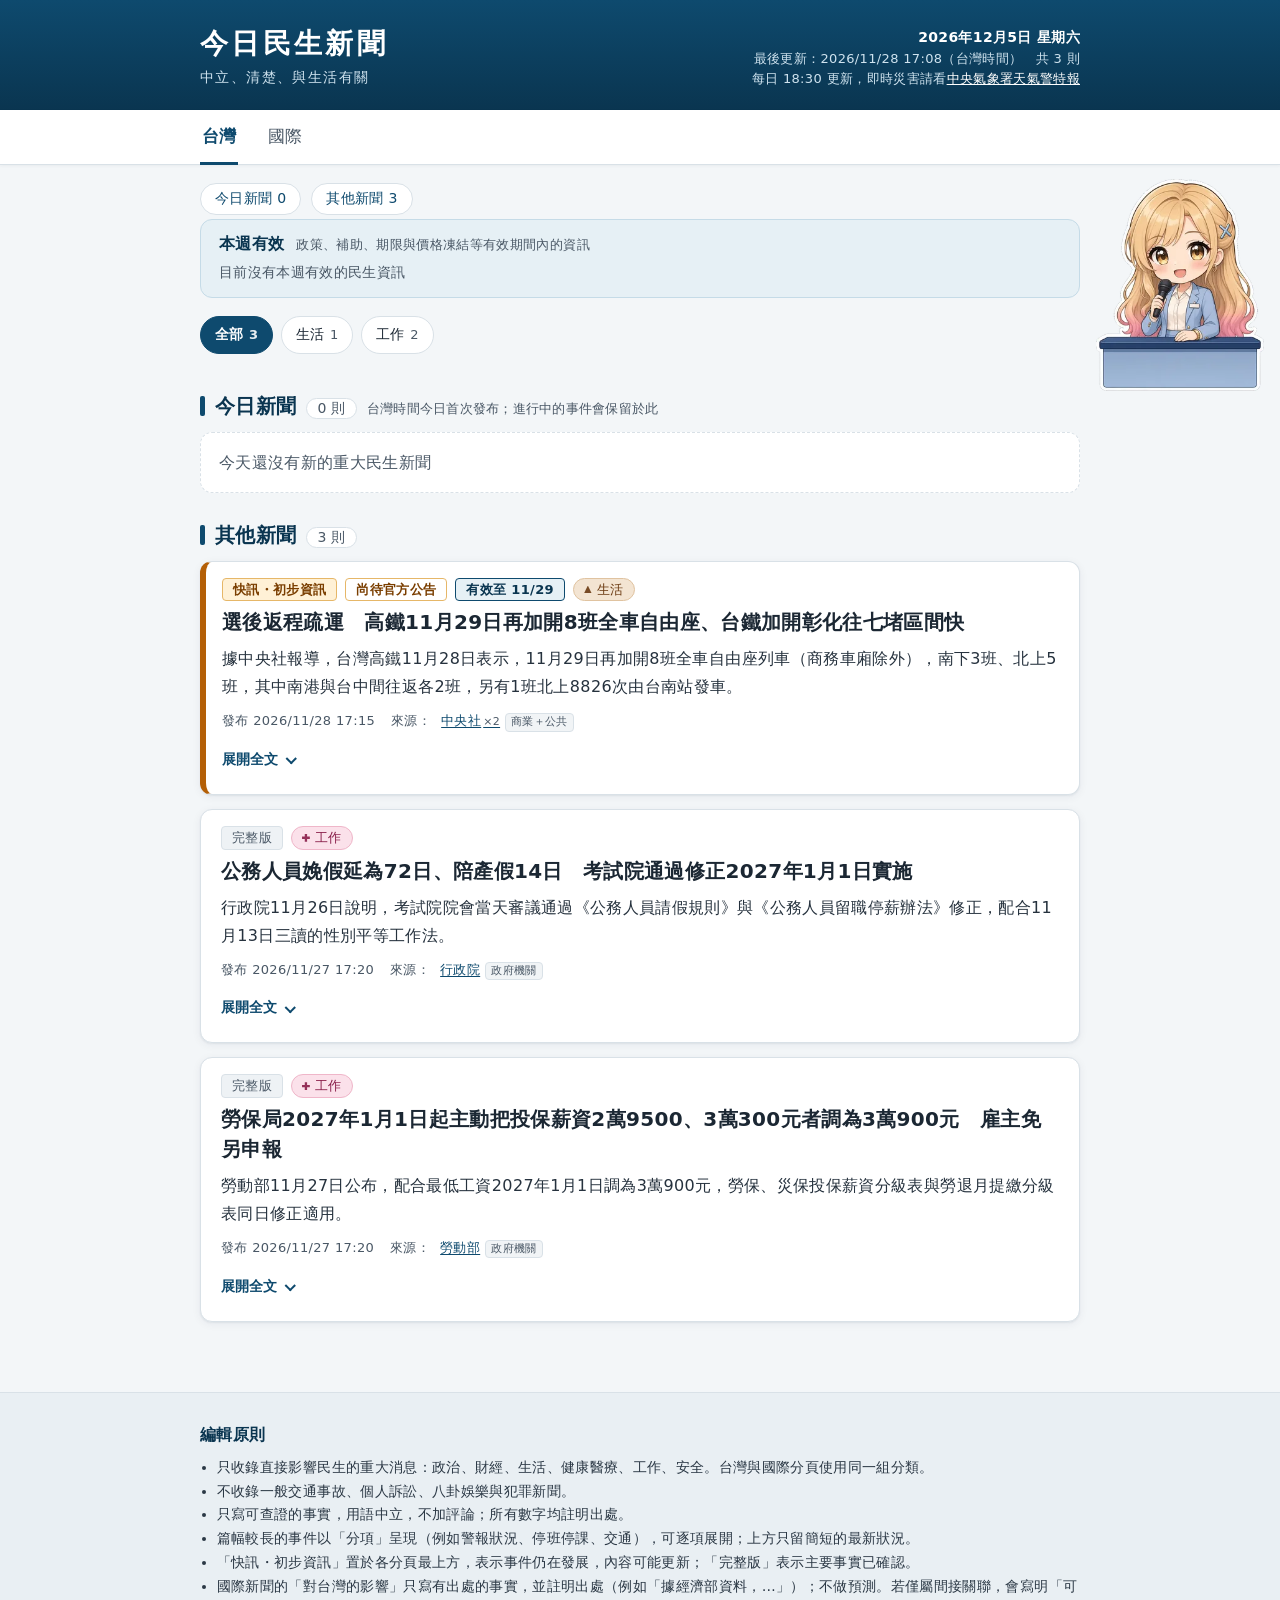
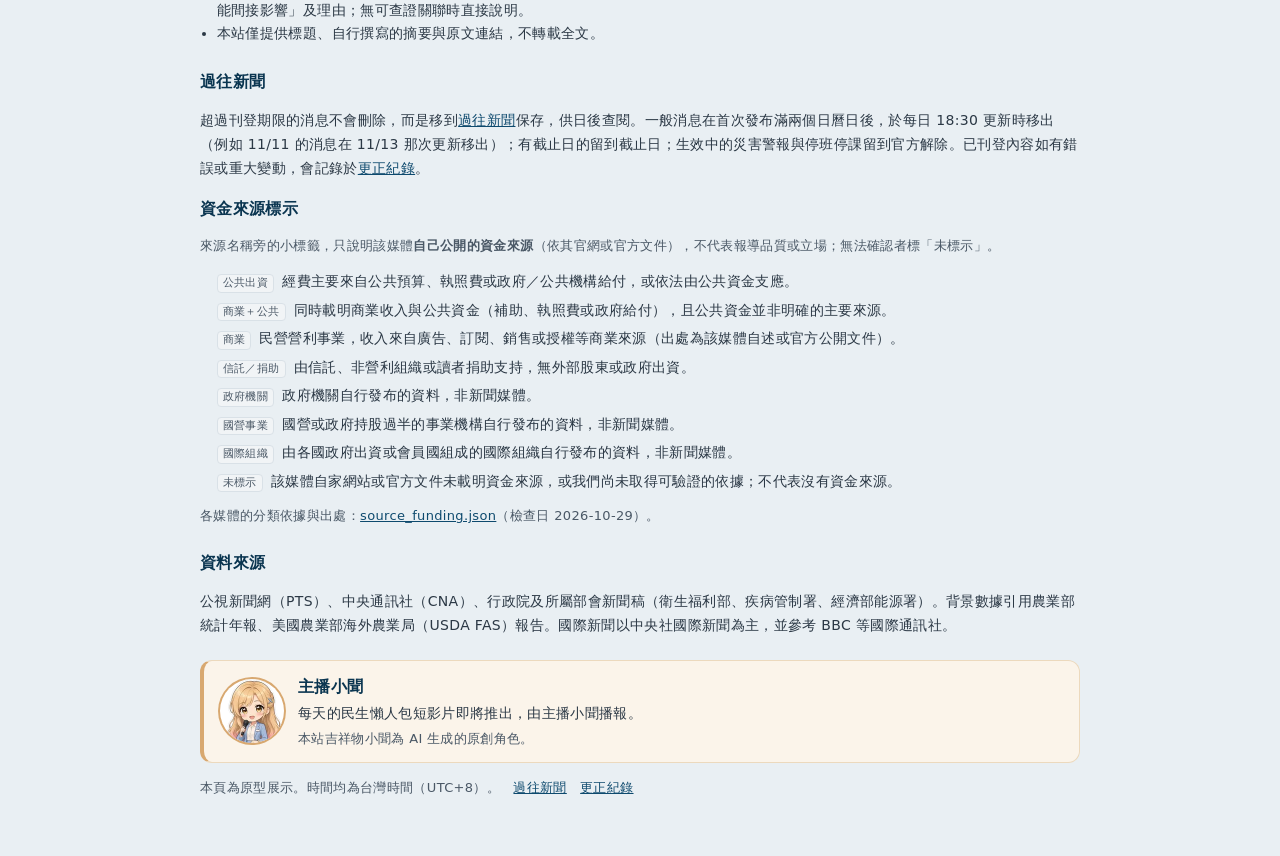
<file: index.html>
<!doctype html>
<html lang="zh-Hant-TW">
<head>
<meta charset="utf-8">
<meta name="viewport" content="width=device-width, initial-scale=1">
<title>今日民生新聞　清楚、與生活有關</title>
<link rel="stylesheet" href="style.css">
</head>
<body data-mascot="pending">
<a class="skip-link" href="#main">跳到主要內容</a>
<header class="site-header">
  <div class="wrap banner">
    <div class="brand">
      <div class="brand-text">
        <h1 class="logo">今日民生新聞</h1>
        <p class="tagline">中立、清楚、與生活有關</p>
      </div>
    </div>
    <div class="banner-side">
      <div class="banner-meta">
        <p class="today-date" id="today-date"></p>
        <p class="meta-line" id="updated"></p>
        <p class="meta-line schedule-note">每日 18:30 更新，即時災害請看<a href="https://www.cwa.gov.tw/V8/C/P/Warning/FIFOWS.html" target="_blank" rel="noopener">中央氣象署天氣警特報</a></p>
      </div>
      <!-- 吉祥物「小聞」：坐在主播台後的全身小圖，放在右上角日期旁（不放標題旁，避免像新聞的頭貼）；有置頂快訊／進行中災害時由 mascot.js 隱藏 -->
      <picture class="mascot-head" aria-hidden="true">
        <source type="image/webp" srcset="assets/mascot/xiaowen-desk-1x.webp 1x, assets/mascot/xiaowen-desk-2x.webp 2x">
        <img src="assets/mascot/xiaowen-desk-1x.png" srcset="assets/mascot/xiaowen-desk-1x.png 1x, assets/mascot/xiaowen-desk-2x.png 2x" width="135" height="170" alt="" decoding="async">
      </picture>
    </div>
  </div>
</header>
<nav class="tabs-bar" aria-label="地區">
  <div class="wrap tabs" role="tablist" aria-label="地區">
    <button role="tab" id="tab-tw" data-tab="tw" aria-selected="true">台灣</button>
    <button role="tab" id="tab-intl" data-tab="intl" aria-selected="false">國際</button>
  </div>
</nav>

<main class="wrap" id="main">
  <!-- 吉祥物「小聞」大圖：只在寬螢幕（≥1280px）顯示於新聞內容右側空白處，在頁面最上方那一段，不跟著捲動；窄螢幕改用標題列裡的版本 -->
  <picture class="mascot-side" data-size="lg" aria-hidden="true">
    <source type="image/webp" srcset="assets/mascot/xiaowen-desk-2x.webp 1x, assets/mascot/xiaowen-desk-lg.webp 2x">
    <img src="assets/mascot/xiaowen-desk-2x.png" srcset="assets/mascot/xiaowen-desk-2x.png 1x, assets/mascot/xiaowen-desk-lg.png 2x" alt="" decoding="async">
  </picture>
  <nav class="cat-index" id="cat-index" aria-label="分類"></nav>
  <div id="content" role="tabpanel"></div>
</main>

<footer class="site-footer">
  <div class="wrap">
    <h2>編輯原則</h2>
    <ul>
      <li>只收錄直接影響民生的重大消息：政治、財經、生活、健康醫療、工作、安全。台灣與國際分頁使用同一組分類。</li>
      <li>不收錄一般交通事故、個人訴訟、八卦娛樂與犯罪新聞。</li>
      <li>只寫可查證的事實，用語中立，不加評論；所有數字均註明出處。</li>
      <li>篇幅較長的事件以「分項」呈現（例如警報狀況、停班停課、交通），可逐項展開；上方只留簡短的最新狀況。</li>
      <li>「快訊・初步資訊」置於各分頁最上方，表示事件仍在發展，內容可能更新；「完整版」表示主要事實已確認。</li>
      <li>國際新聞的「對台灣的影響」只寫有出處的事實，並註明出處（例如「據經濟部資料，…」）；不做預測。若僅屬間接關聯，會寫明「可能間接影響」及理由；無可查證關聯時直接說明。</li>
      <li>本站僅提供標題、自行撰寫的摘要與原文連結，不轉載全文。</li>
    </ul>
    <h2>過往新聞</h2>
    <p>超過刊登期限的消息不會刪除，而是移到<a href="archive.html">過往新聞</a>保存，供日後查閱。一般消息在首次發布滿兩個日曆日後，於每日 18:30 更新時移出（例如 11/11 的消息在 11/13 那次更新移出）；有截止日的留到截止日；生效中的災害警報與停班停課留到官方解除。已刊登內容如有錯誤或重大變動，會記錄於<a href="corrections.html">更正紀錄</a>。</p>
    <div id="fund-legend"></div>
    <h2>資料來源</h2>
    <p>公視新聞網（PTS）、中央通訊社（CNA）、行政院及所屬部會新聞稿（衛生福利部、疾病管制署、經濟部能源署）。背景數據引用農業部統計年報、美國農業部海外農業局（USDA FAS）報告。國際新聞以中央社國際新聞為主，並參考 BBC 等國際通訊社。</p>
    <section class="mascot-about" id="mascot-about" aria-labelledby="mascot-about-h">
      <picture class="mascot-pic">
        <source id="mascot-src" type="image/webp" srcset="assets/mascot/xiaowen-128.webp 1x, assets/mascot/xiaowen-256.webp 2x">
        <img id="mascot-img" src="assets/mascot/xiaowen-128.png" srcset="assets/mascot/xiaowen-128.png 1x, assets/mascot/xiaowen-256.png 2x" width="64" height="64" alt="主播小聞" loading="lazy" decoding="async">
      </picture>
      <div class="mascot-text">
        <h2 id="mascot-about-h">主播小聞</h2>
        <p>每天的民生懶人包短影片即將推出，由主播小聞播報。</p>
        <p class="small">本站吉祥物小聞為 AI 生成的原創角色。</p>
        <!-- TODO(youtube): YouTube 頻道尚未開放。開放後可在此加一個「看影片」按鈕（class="mascot-btn"，使用 --mascot-gold），目前刻意不放任何連結。 -->
      </div>
    </section>
    <p class="small">本頁為原型展示。時間均為台灣時間（UTC+8）。　<a href="archive.html">過往新聞</a>　<a href="corrections.html">更正紀錄</a></p>
  </div>
</footer>
<script src="common.js"></script>
<script src="mascot.js"></script>
<script src="app.js"></script>
</body>
</html>
</file>
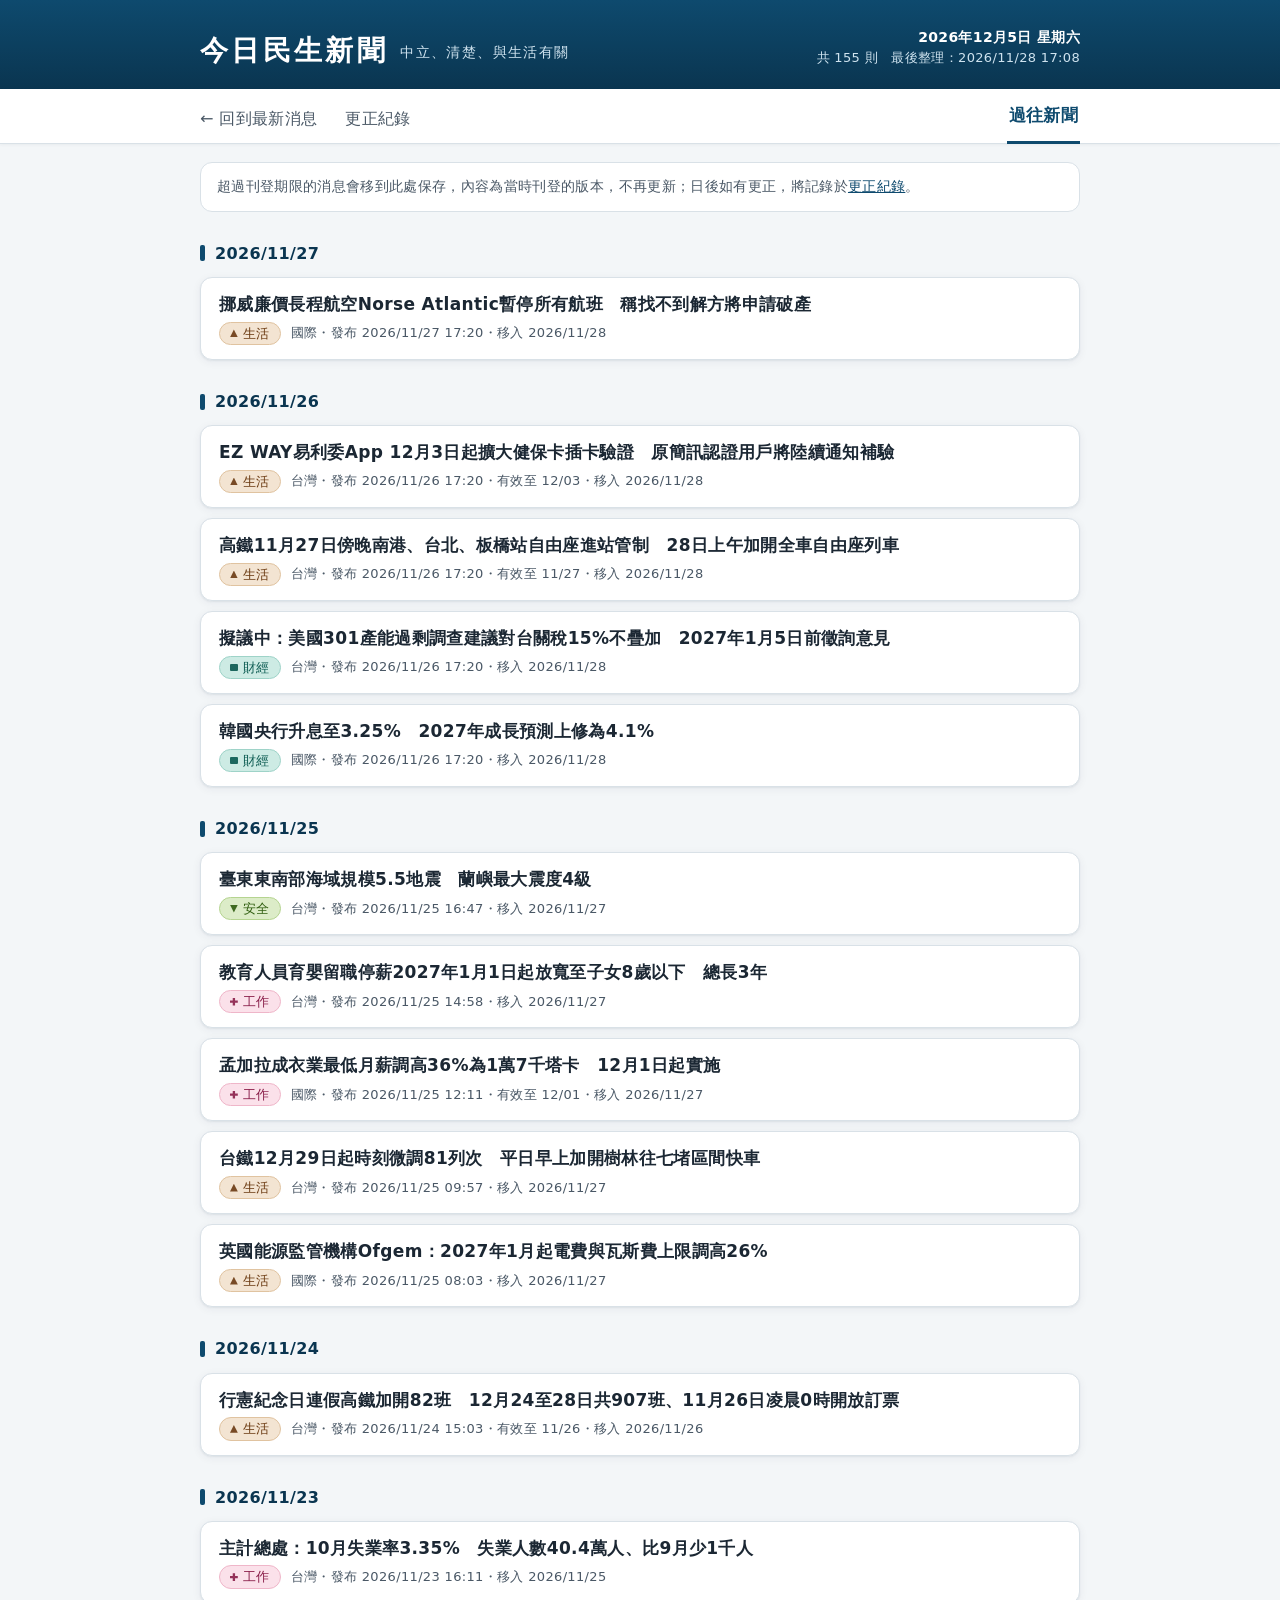
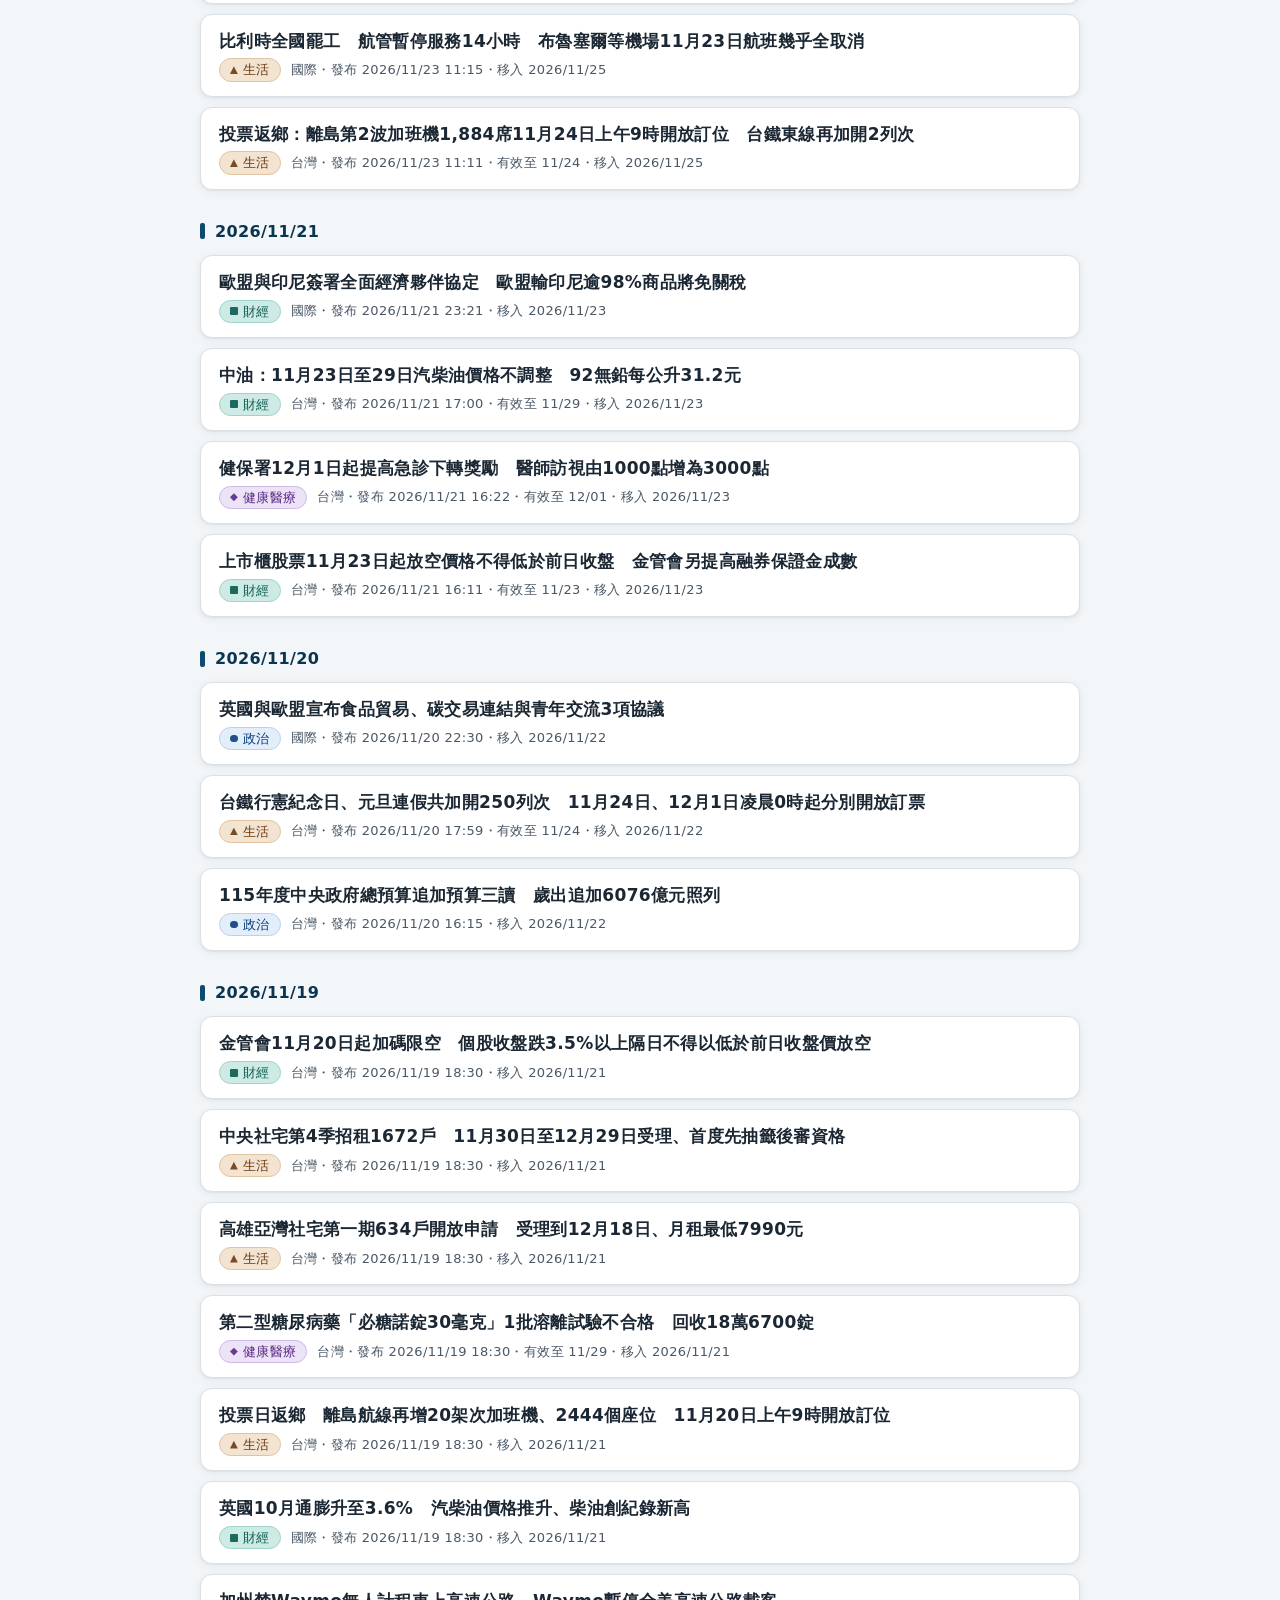
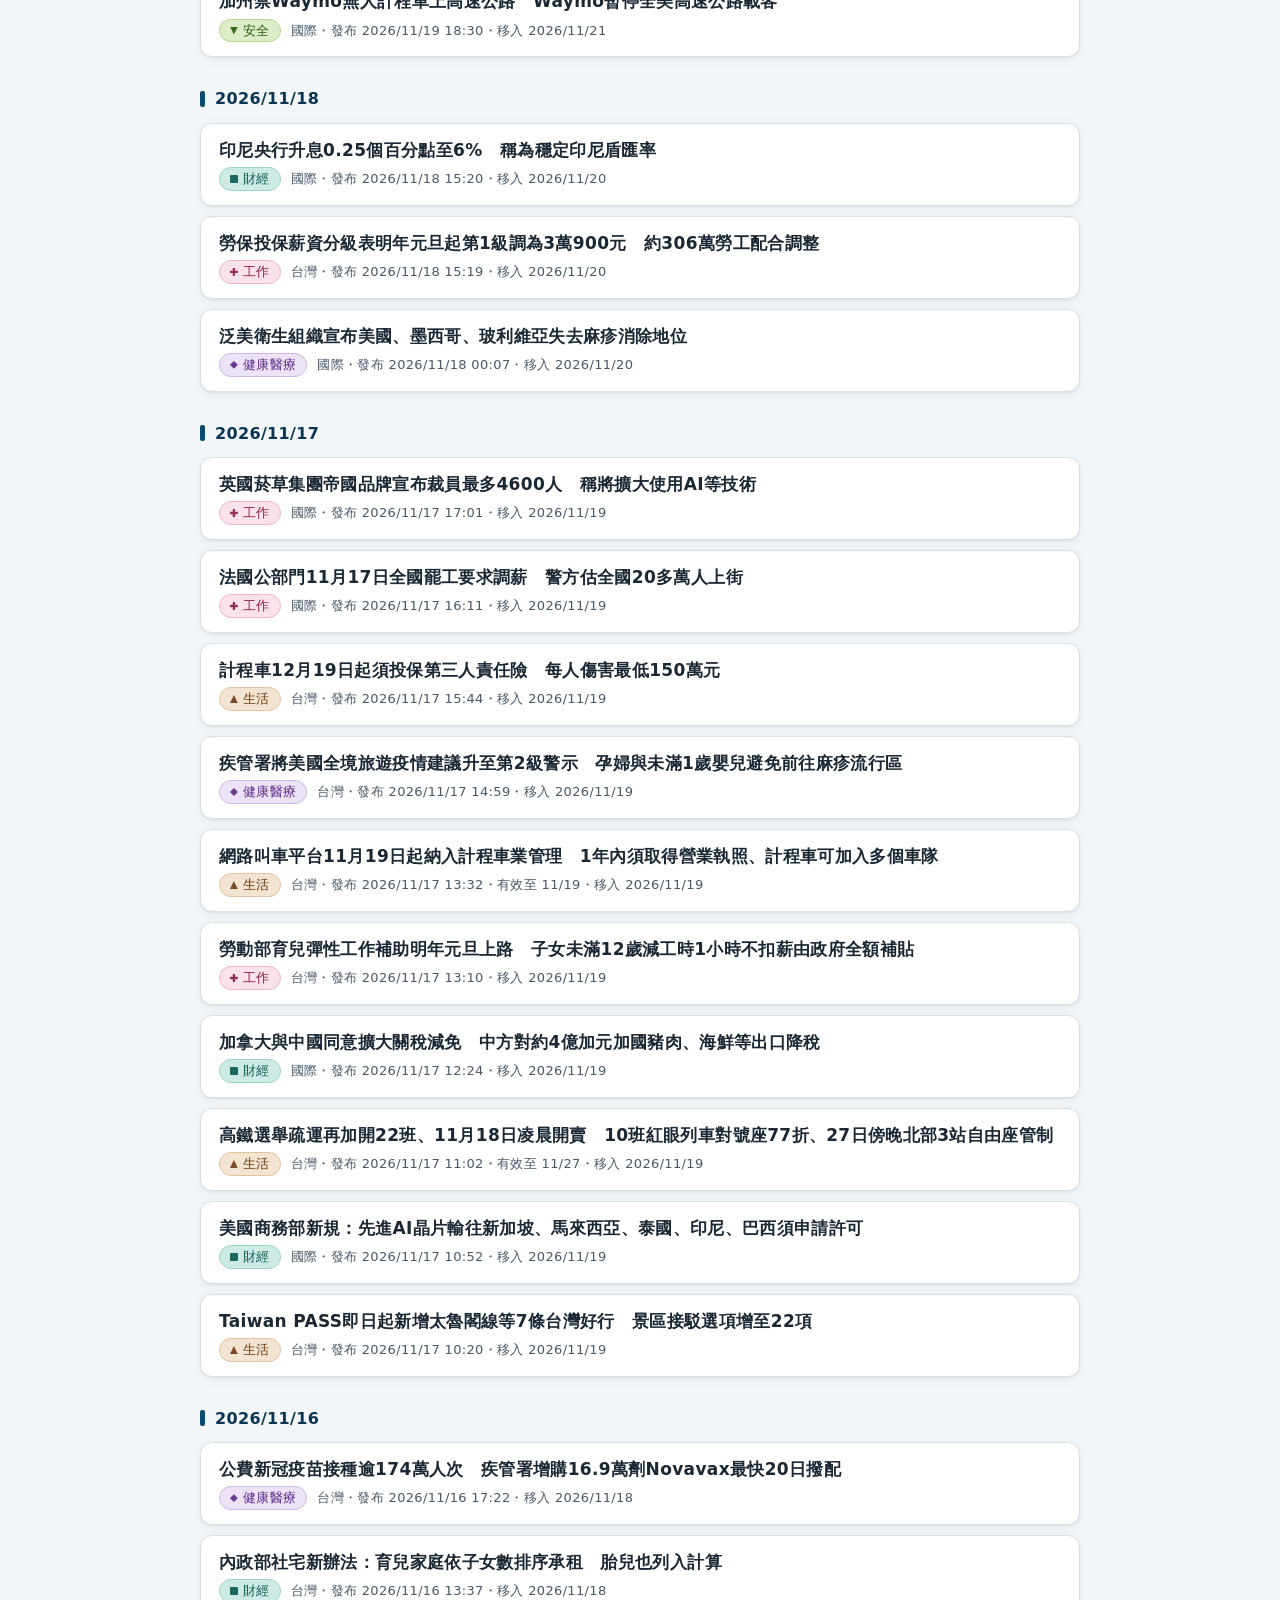
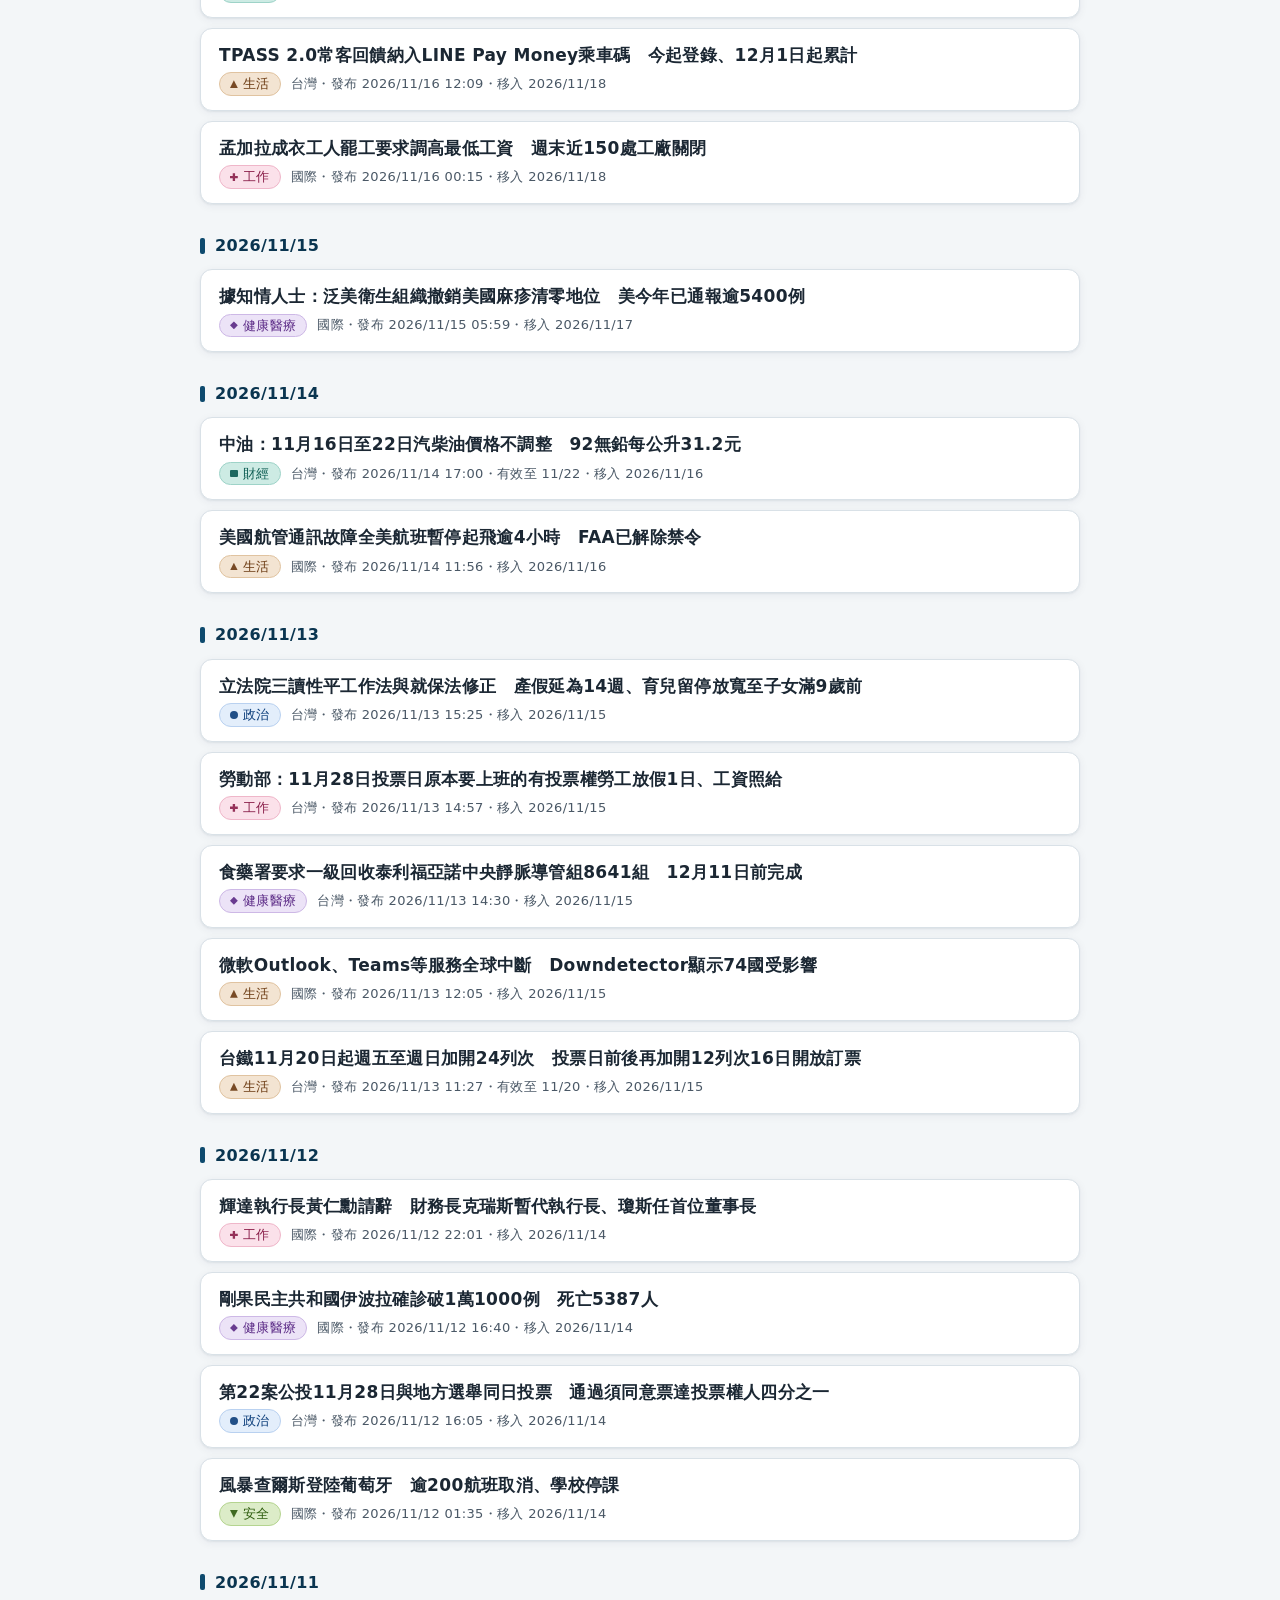
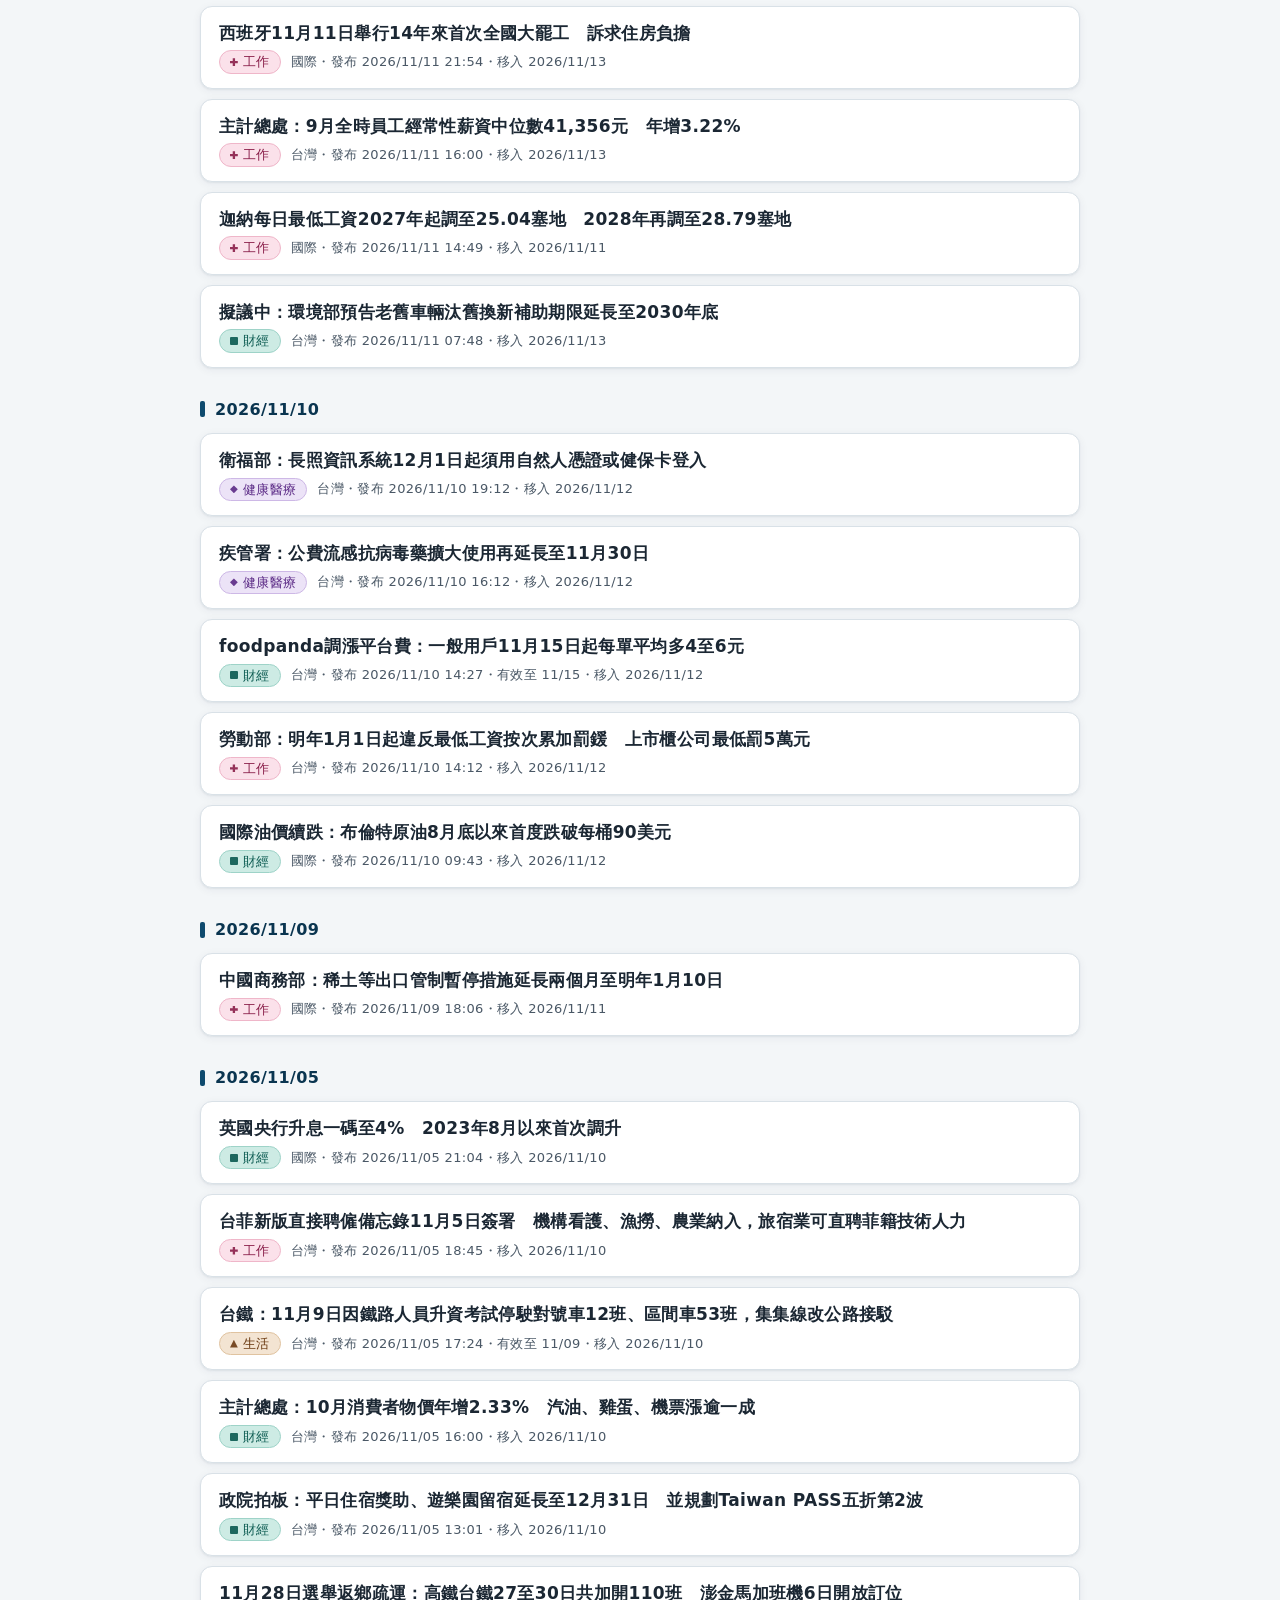
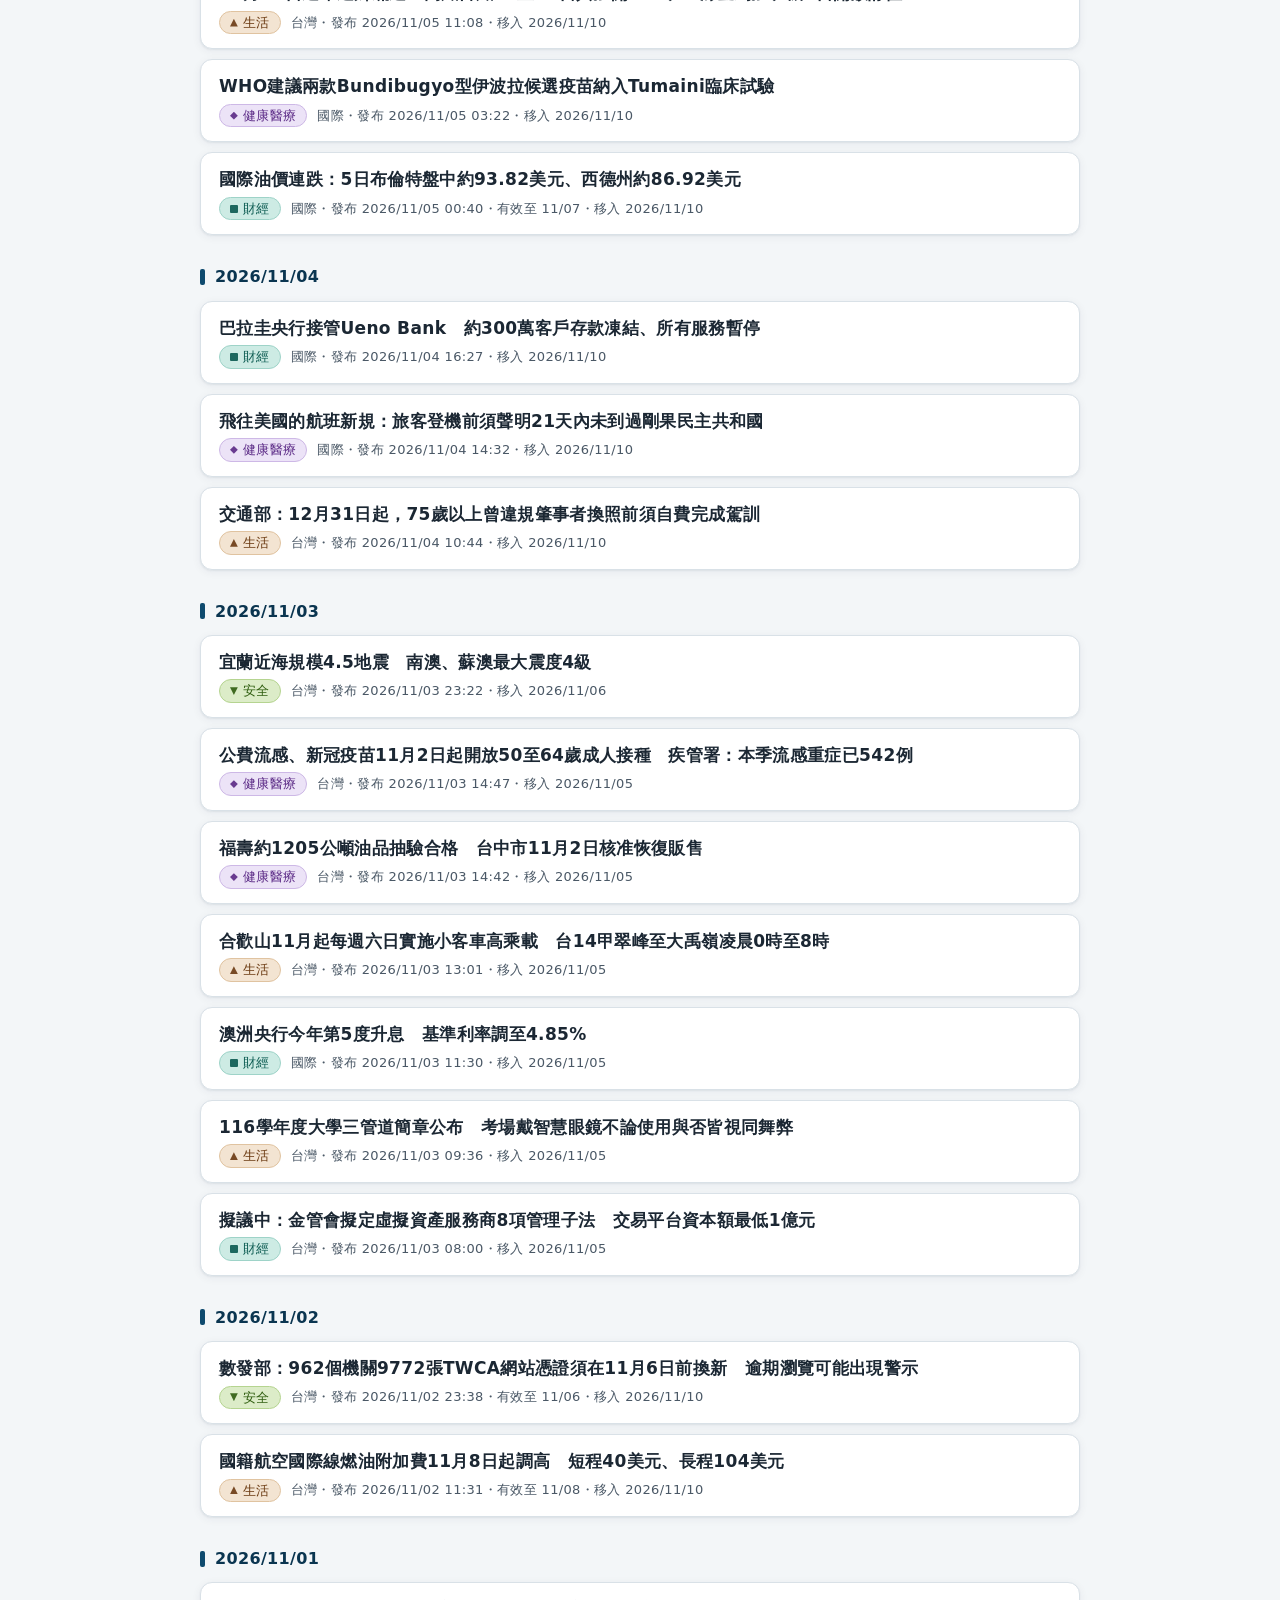
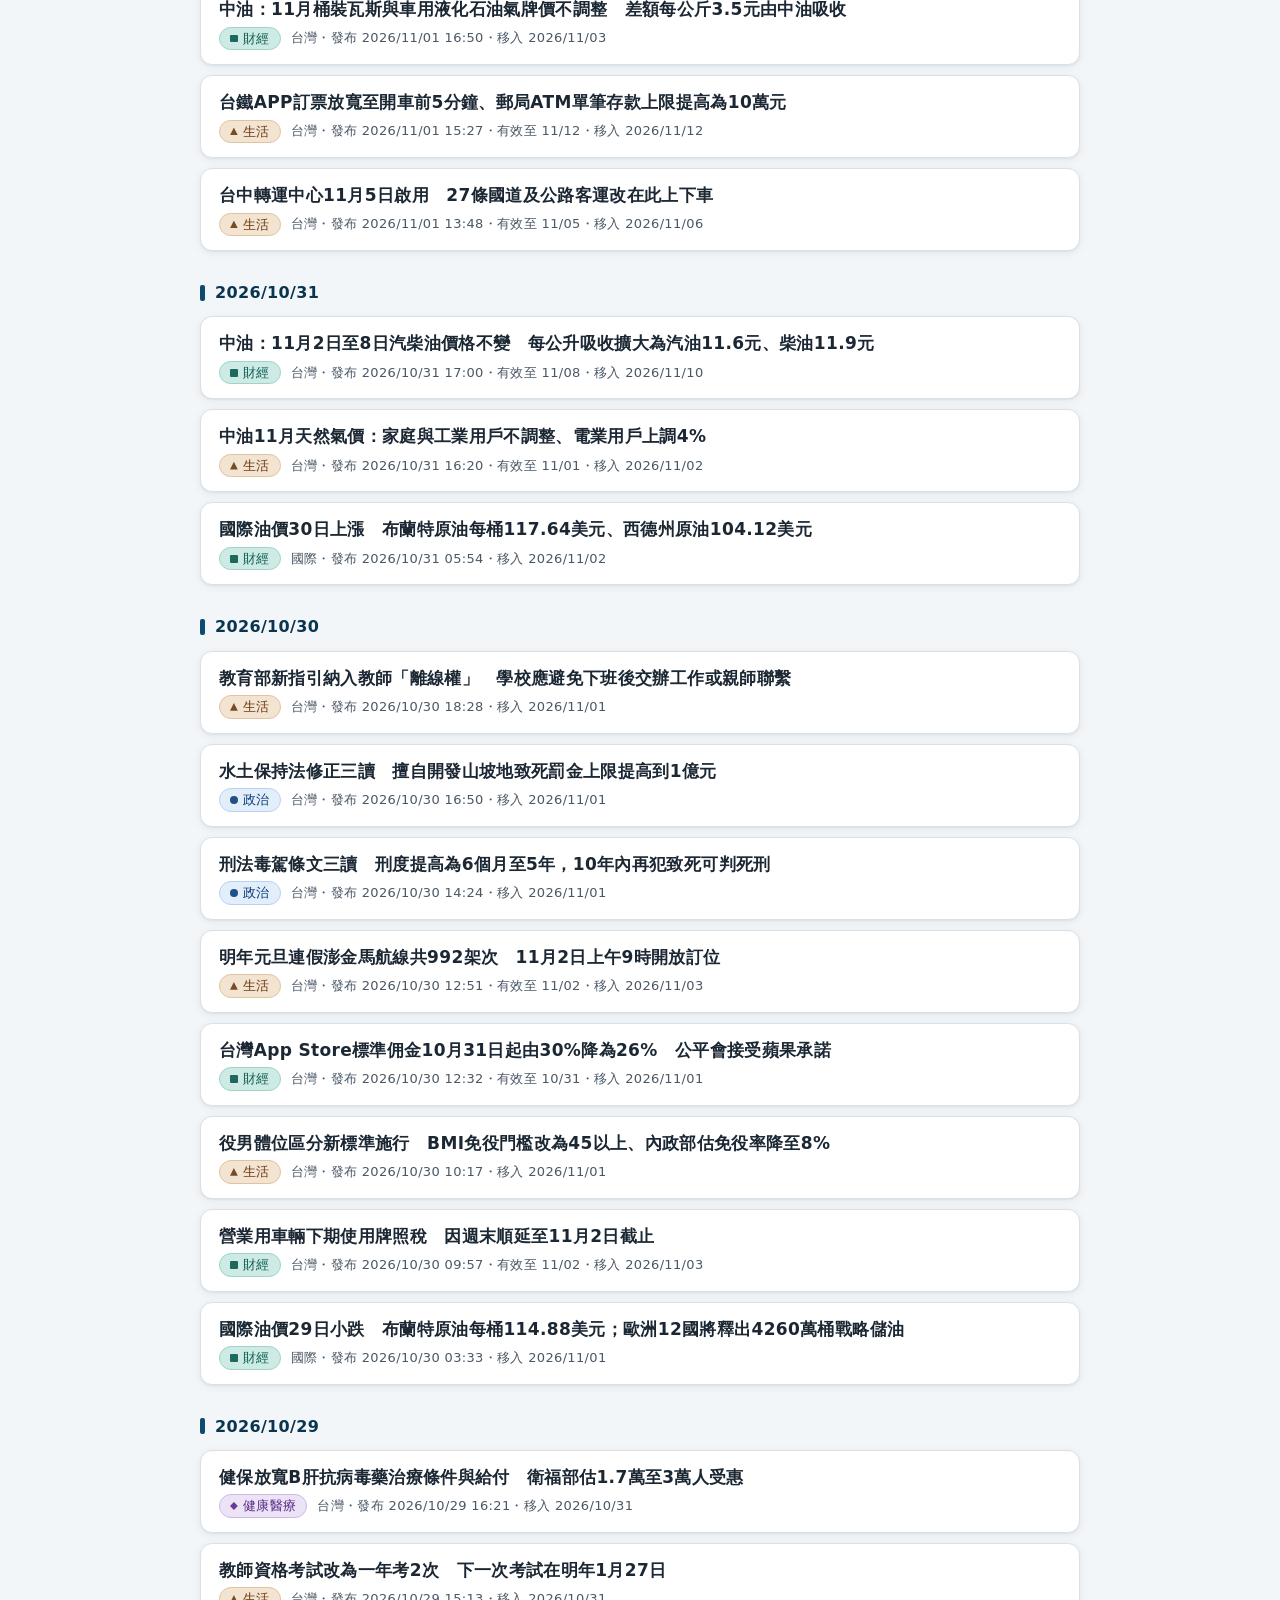
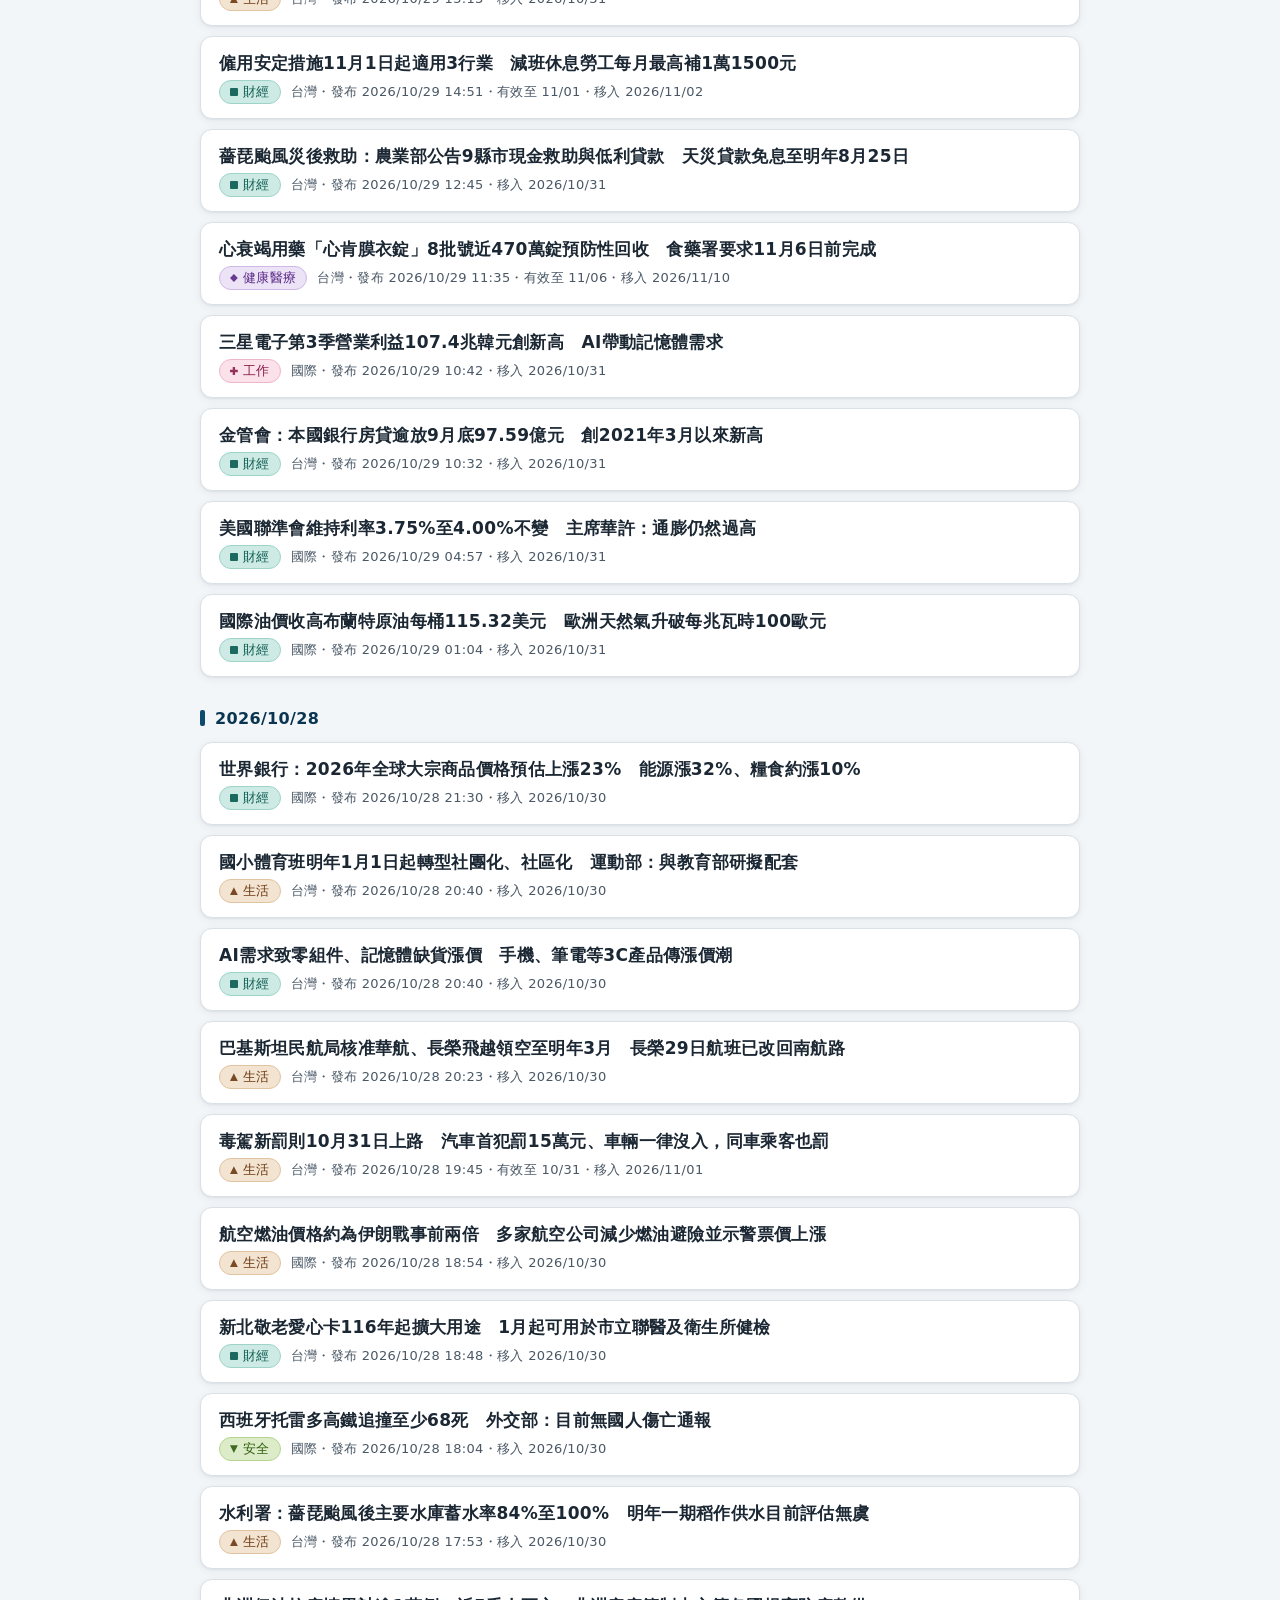
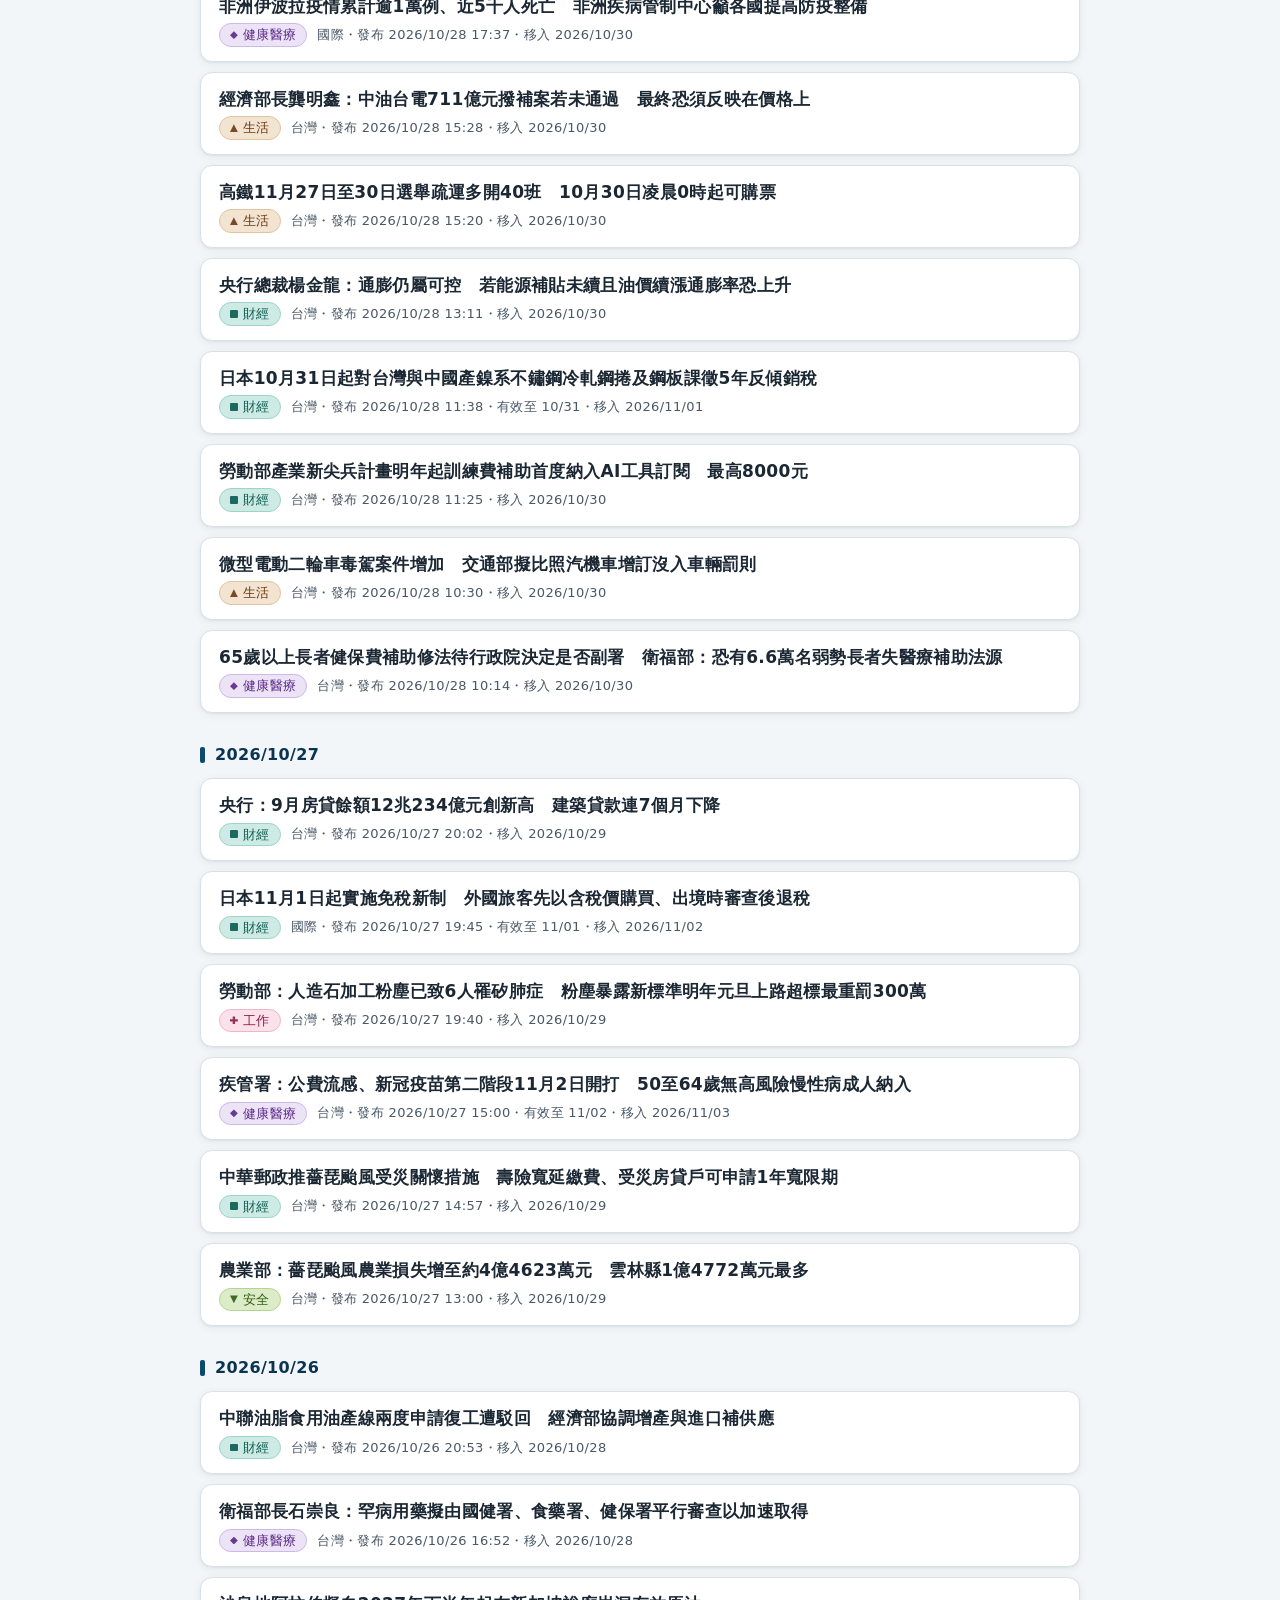
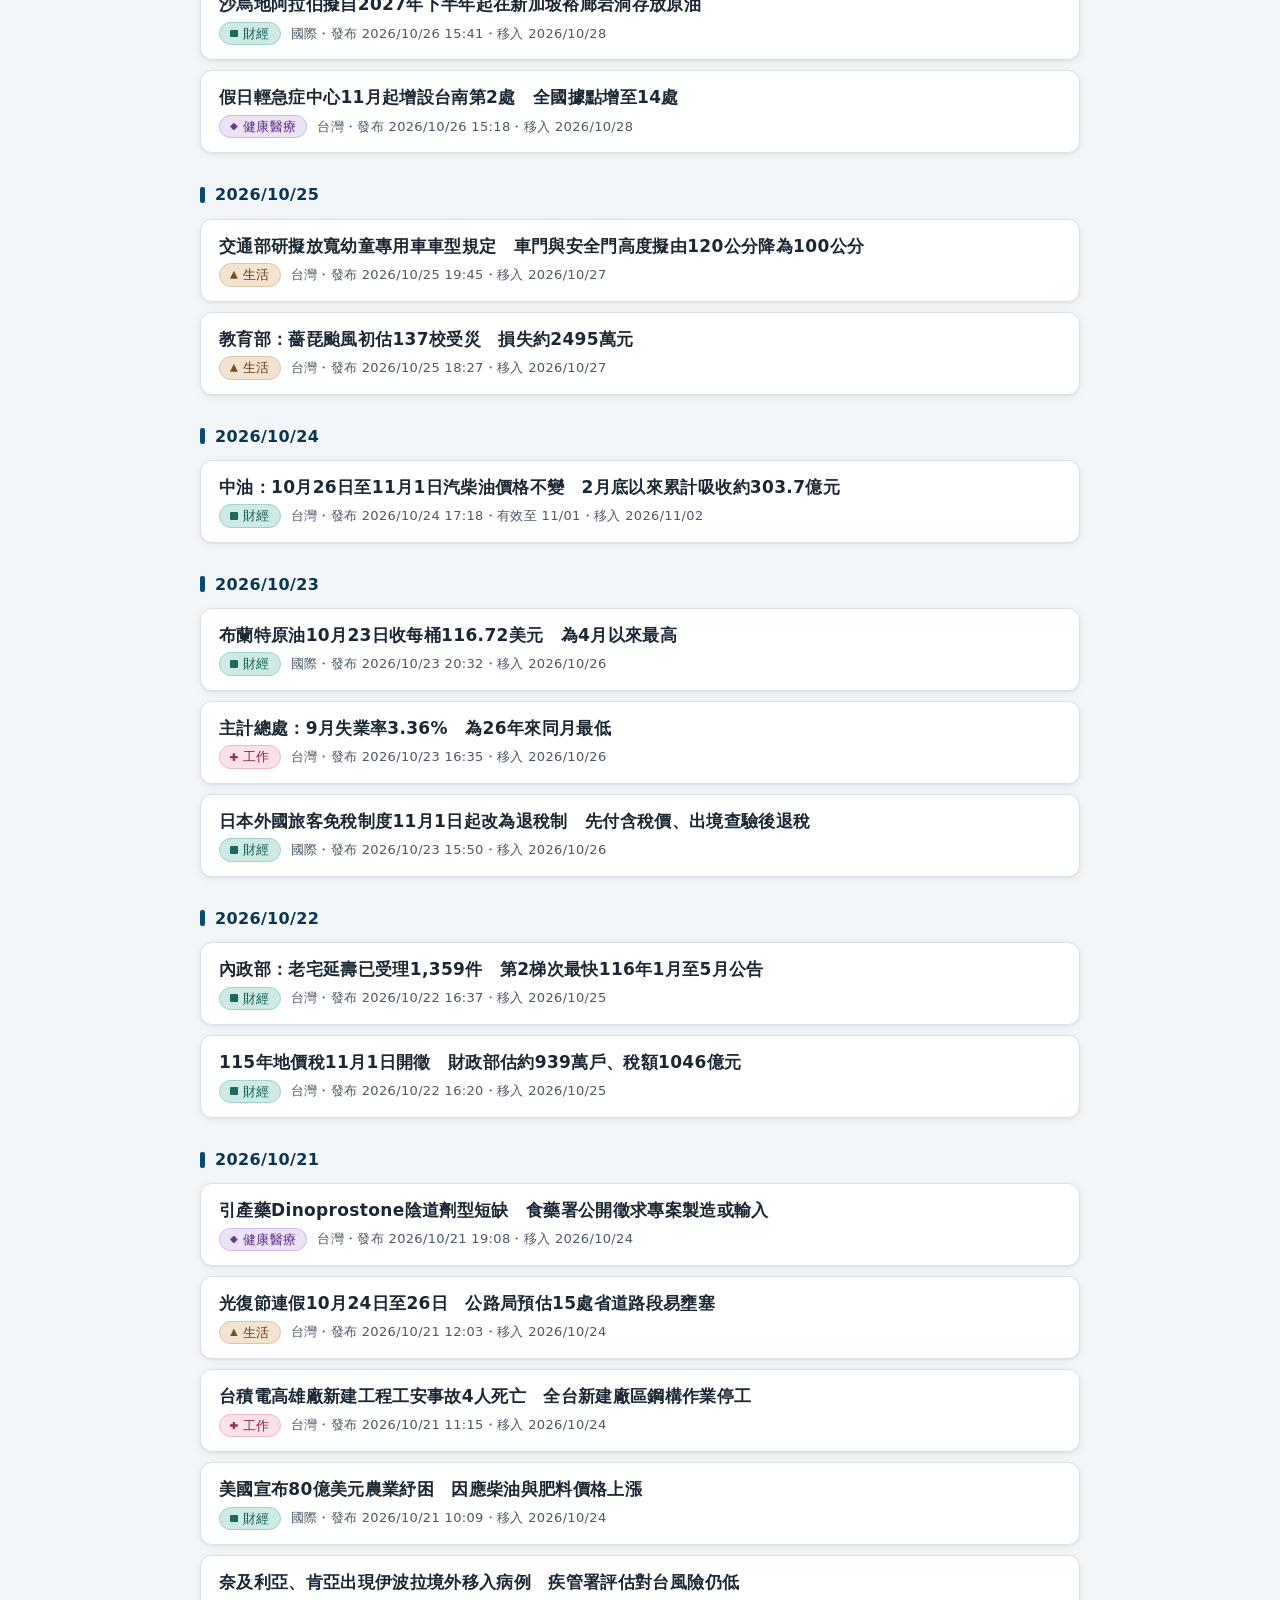
<file: archive.html>
<!doctype html>
<html lang="zh-Hant-TW">
<head>
<meta charset="utf-8">
<meta name="viewport" content="width=device-width, initial-scale=1">
<title>過往新聞　今日民生新聞</title>
<link rel="stylesheet" href="style.css">
</head>
<body>
<a class="skip-link" href="#main">跳到主要內容</a>
<header class="site-header">
  <div class="wrap banner">
    <div class="brand">
      <h1 class="logo"><a href="./" class="logo-link">今日民生新聞</a></h1>
      <p class="tagline">中立、清楚、與生活有關</p>
    </div>
    <div class="banner-meta">
      <p class="today-date" id="today-date"></p>
      <p class="meta-line" id="updated"></p>
    </div>
  </div>
</header>
<nav class="tabs-bar" aria-label="頁面">
  <div class="wrap tabs">
    <a class="tab-link" href="./">← 回到最新消息</a>
    <a class="tab-link" href="corrections.html">更正紀錄</a>
    <span class="tab-current" aria-current="page">過往新聞</span>
  </div>
</nav>
<main class="wrap" id="main">
  <p class="archive-note">超過刊登期限的消息會移到此處保存，內容為當時刊登的版本，不再更新；日後如有更正，將記錄於<a href="corrections.html">更正紀錄</a>。</p>
  <div id="content"></div>
</main>
<footer class="site-footer">
  <div class="wrap"><div id="fund-legend"></div><p class="small">時間均為台灣時間（UTC+8）。　<a href="corrections.html">更正紀錄</a>　<a href="./">最新消息</a></p></div>
</footer>
<script src="common.js"></script>
<script src="archive.js"></script>
</body>
</html>
</file>
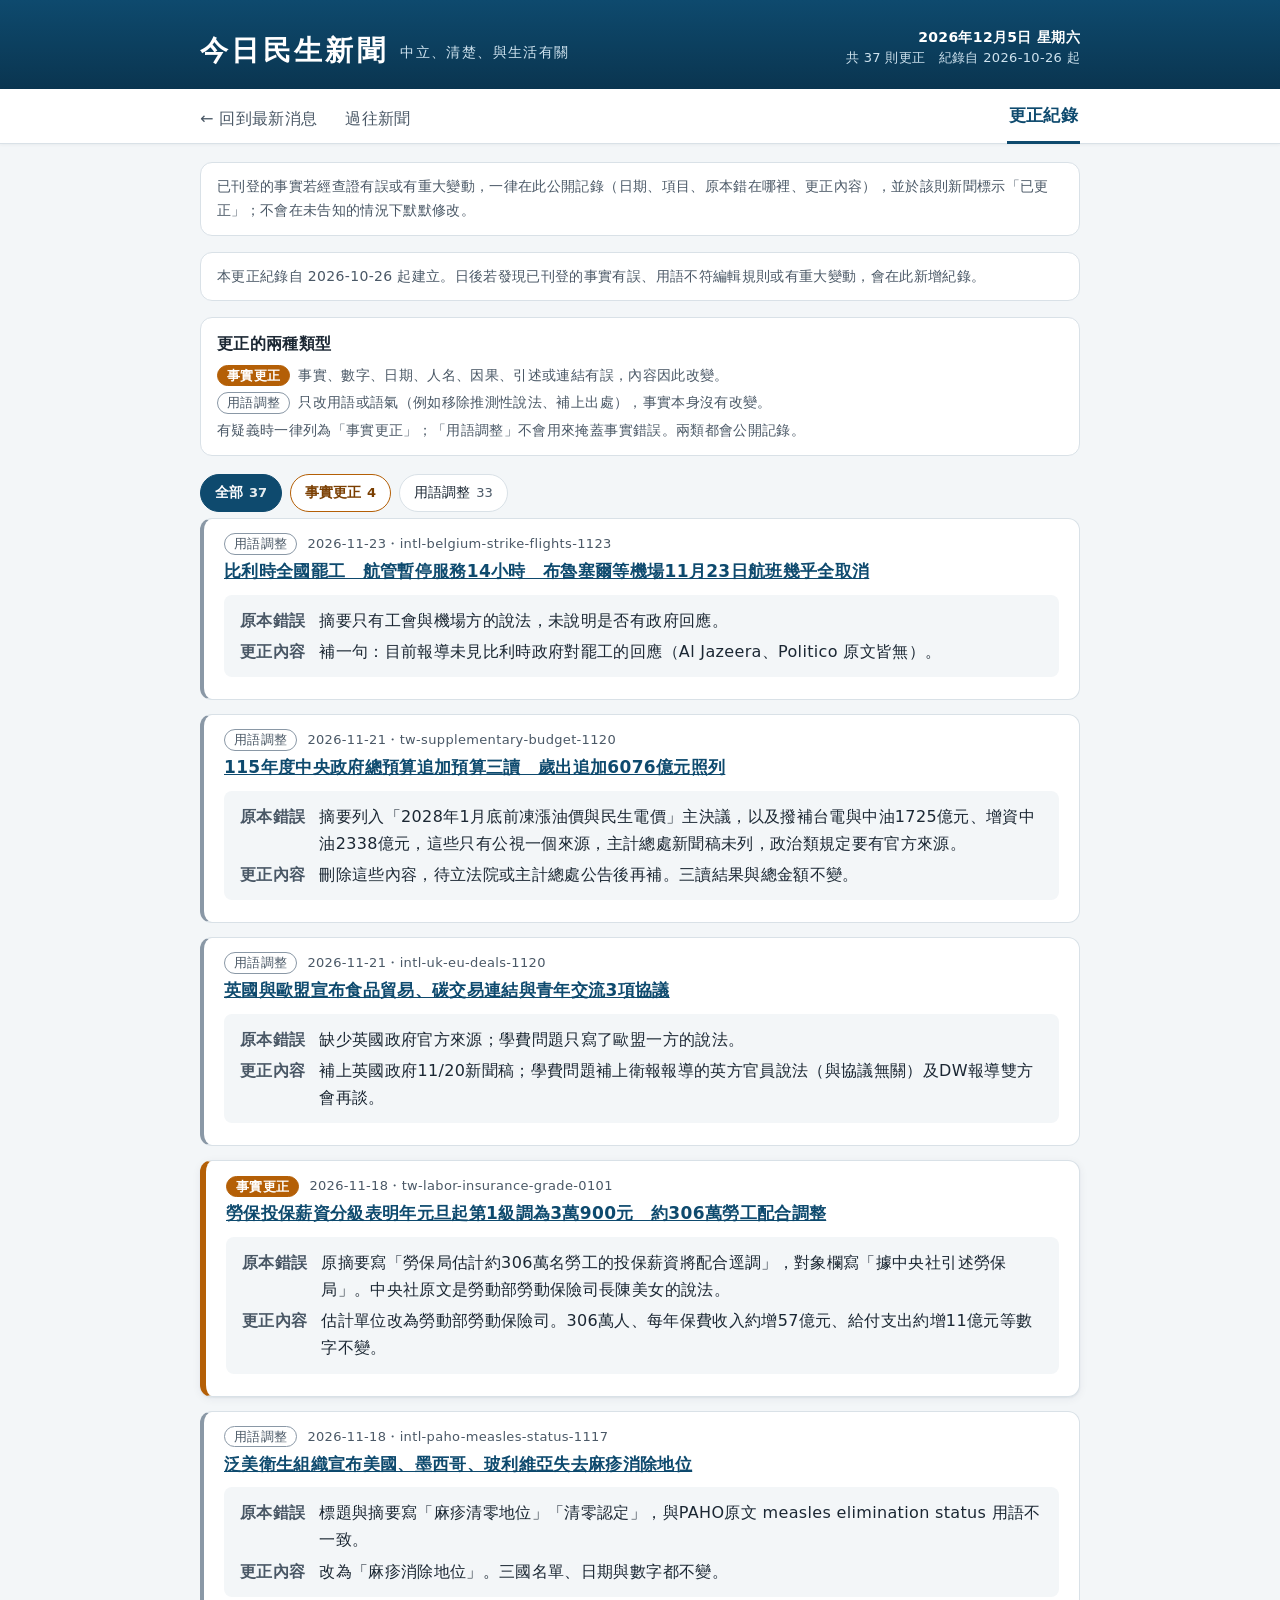
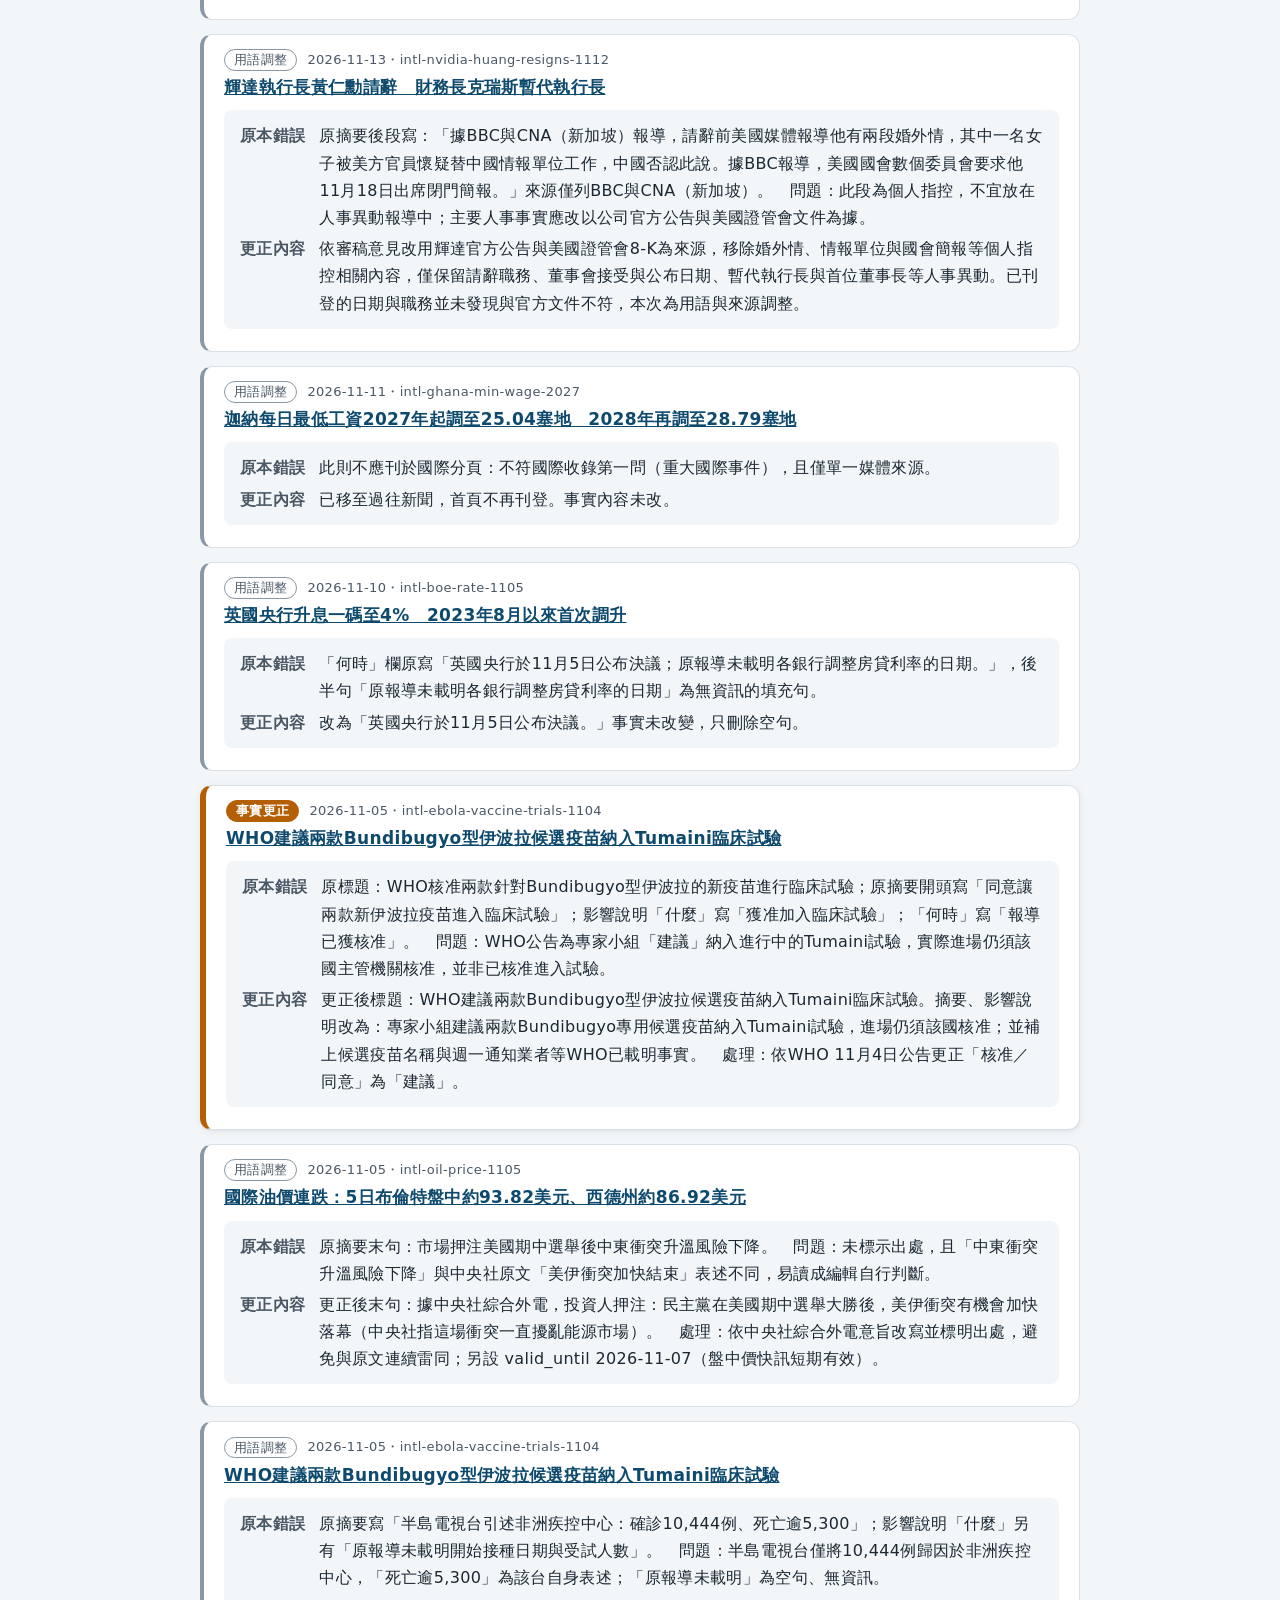
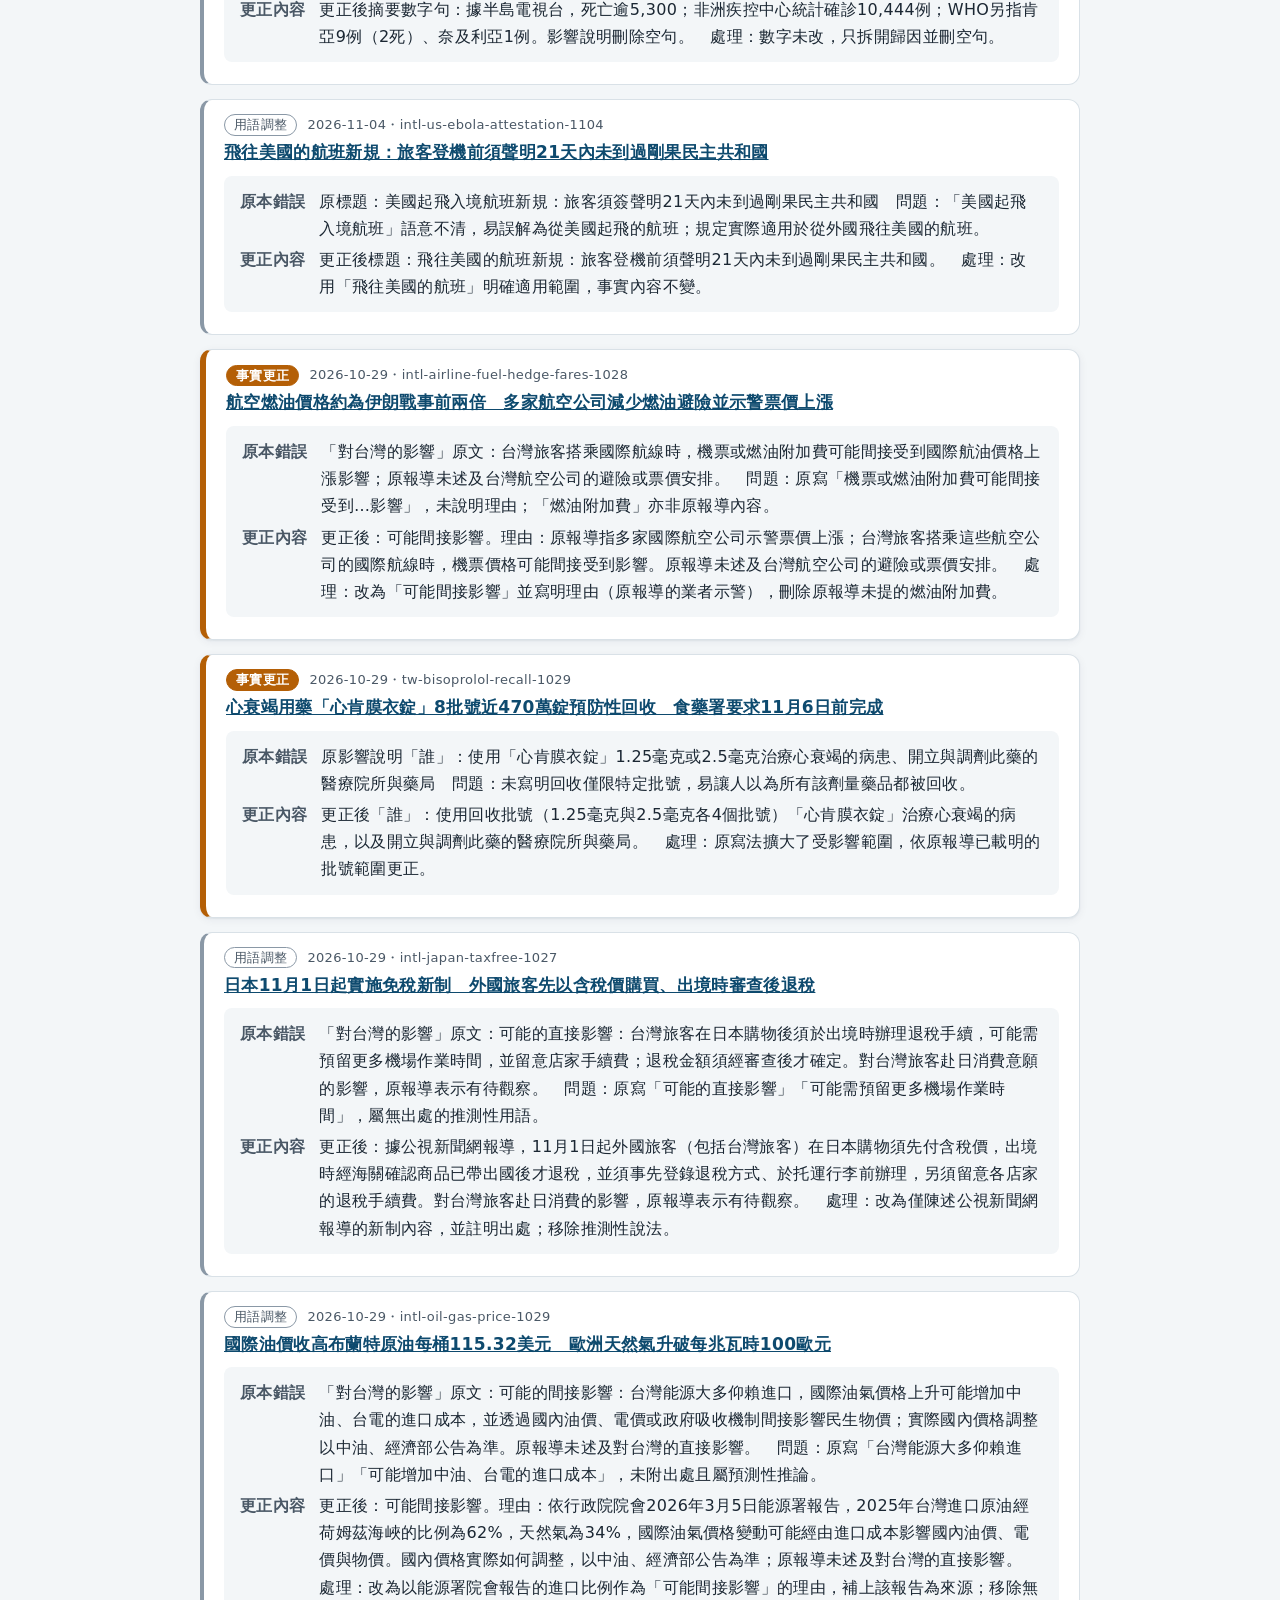
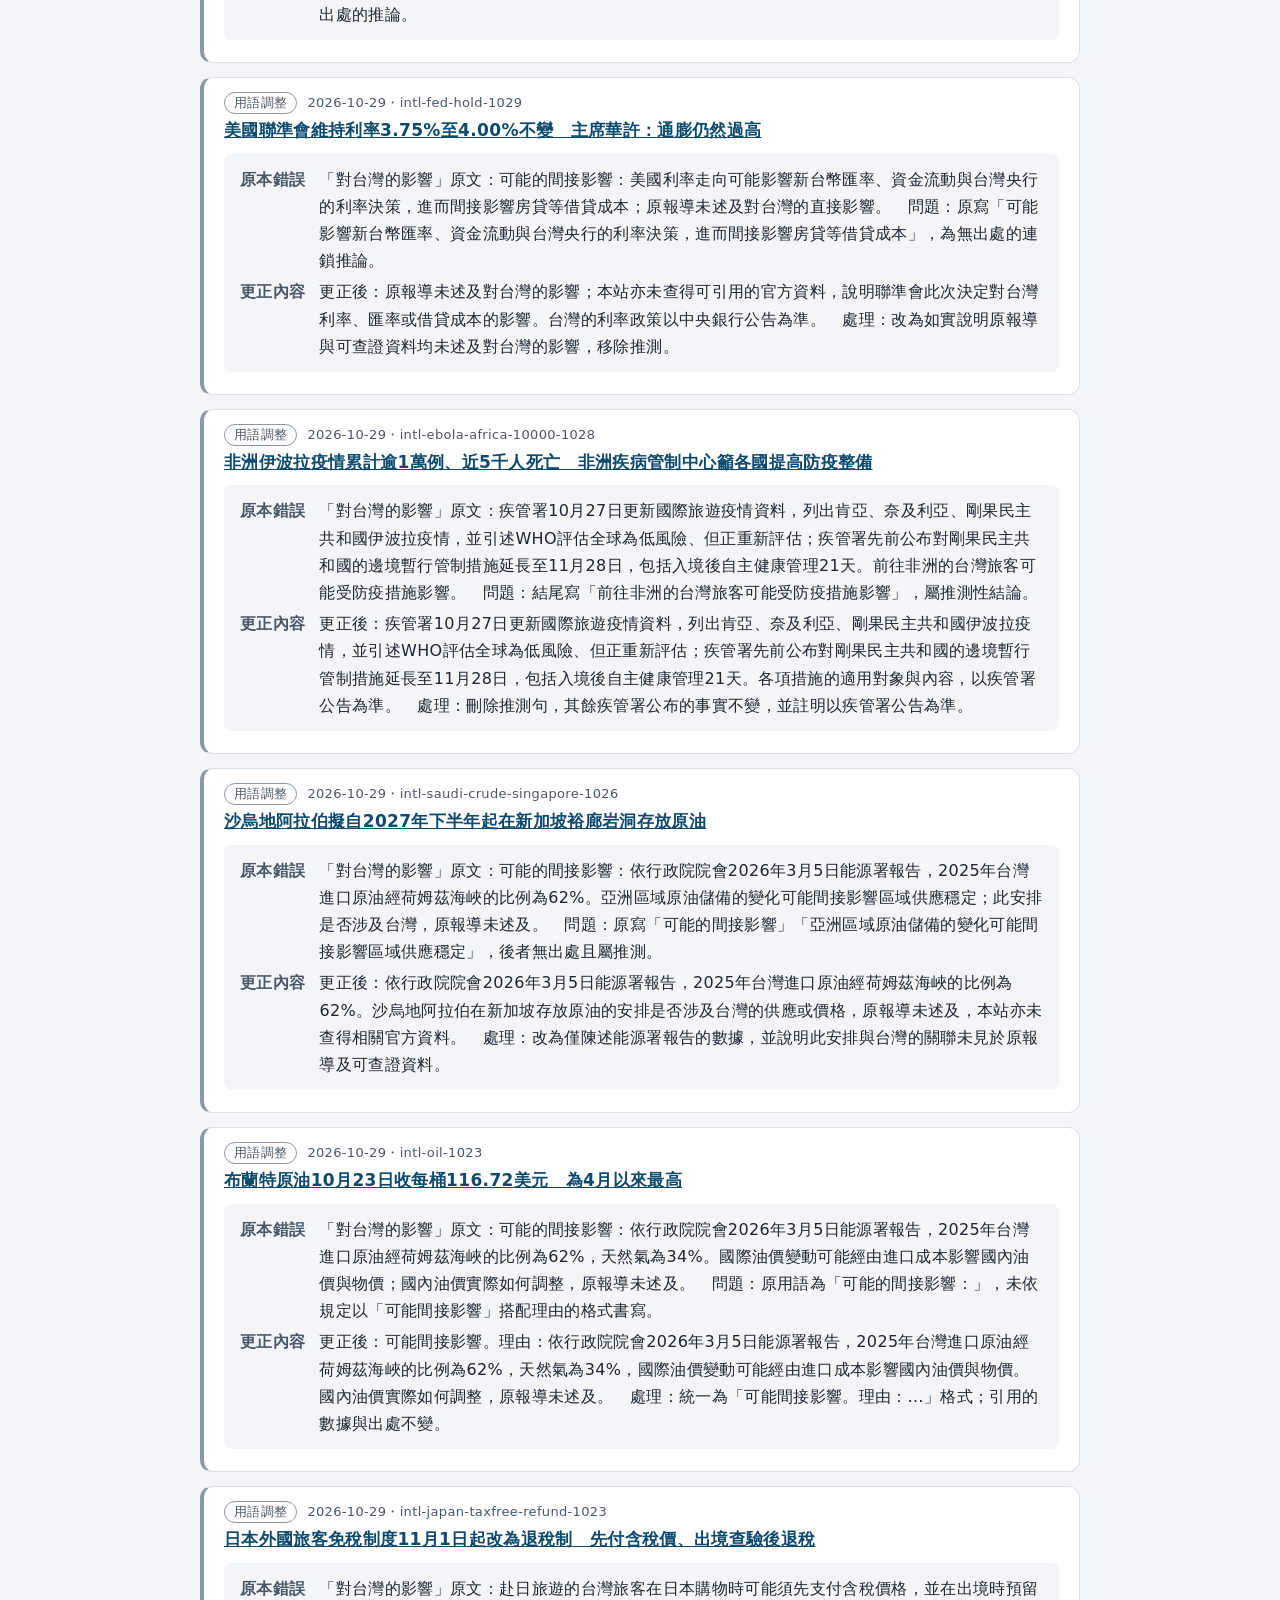
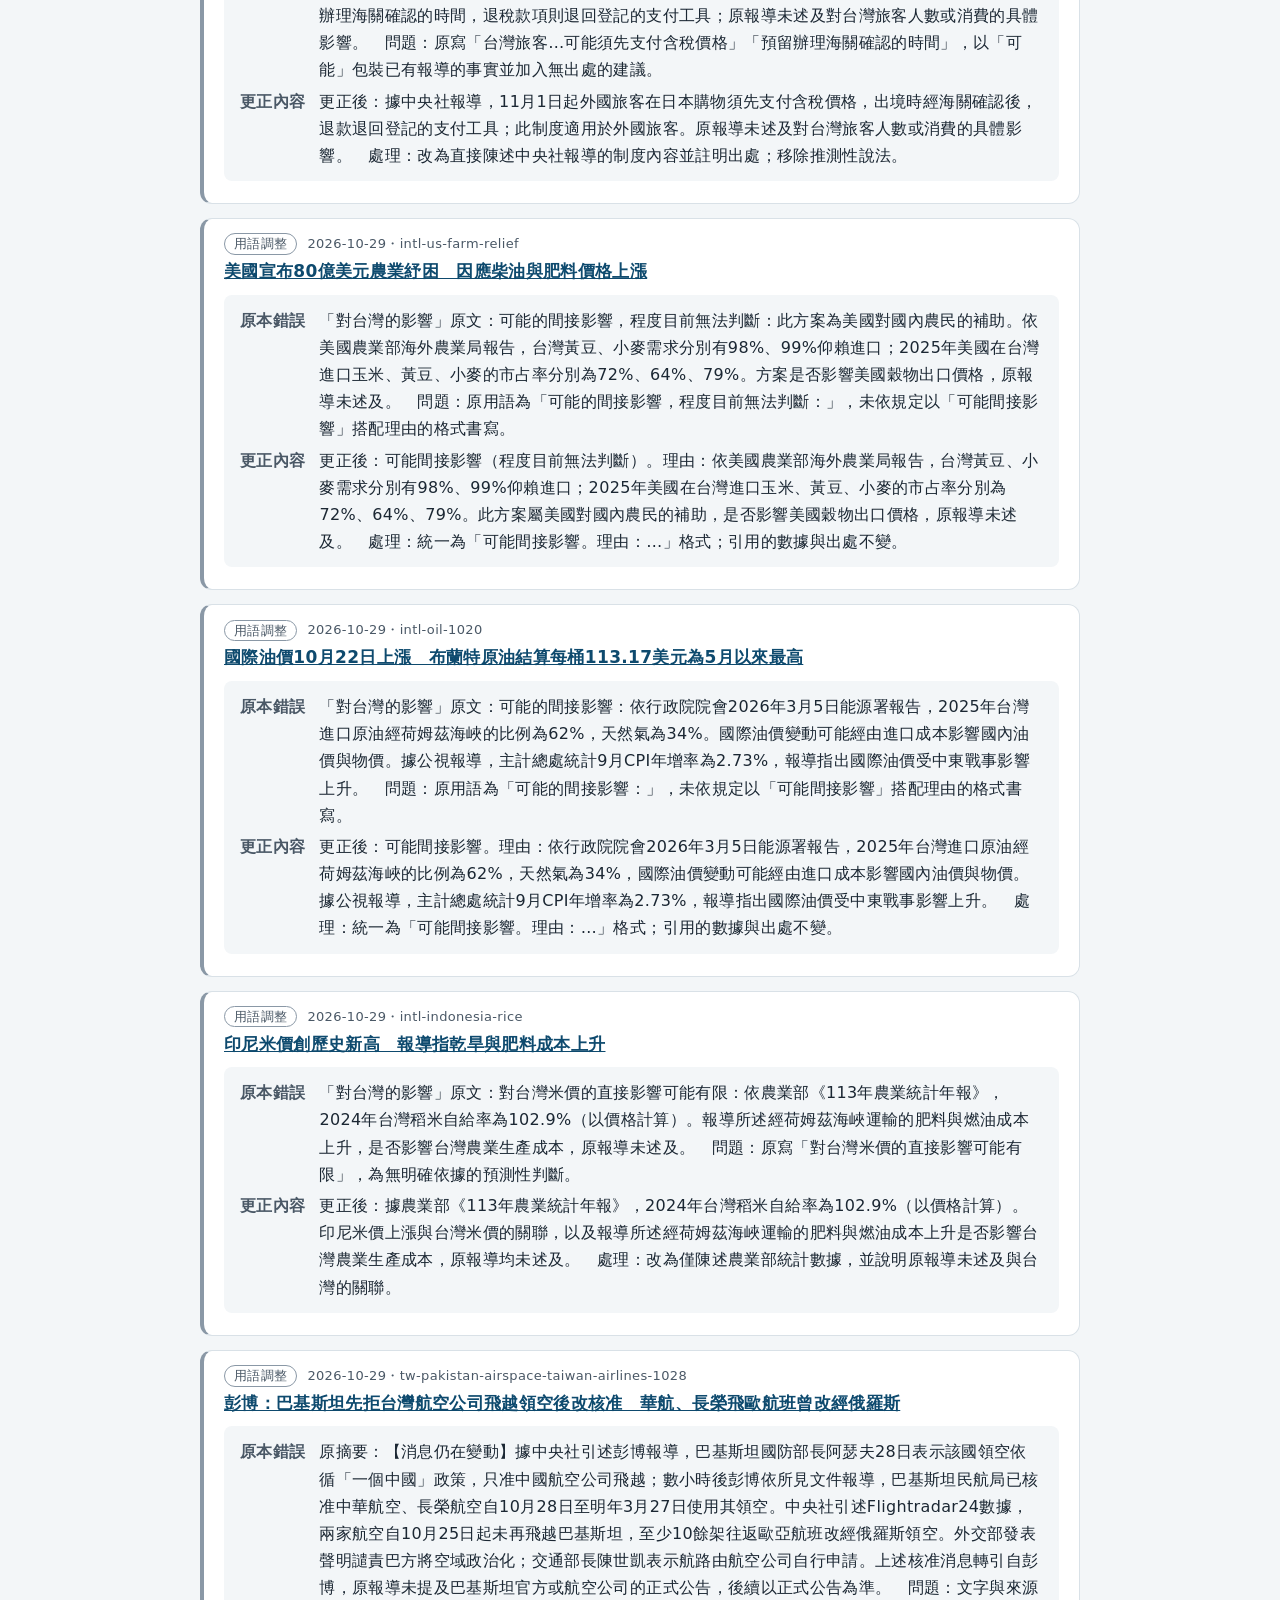
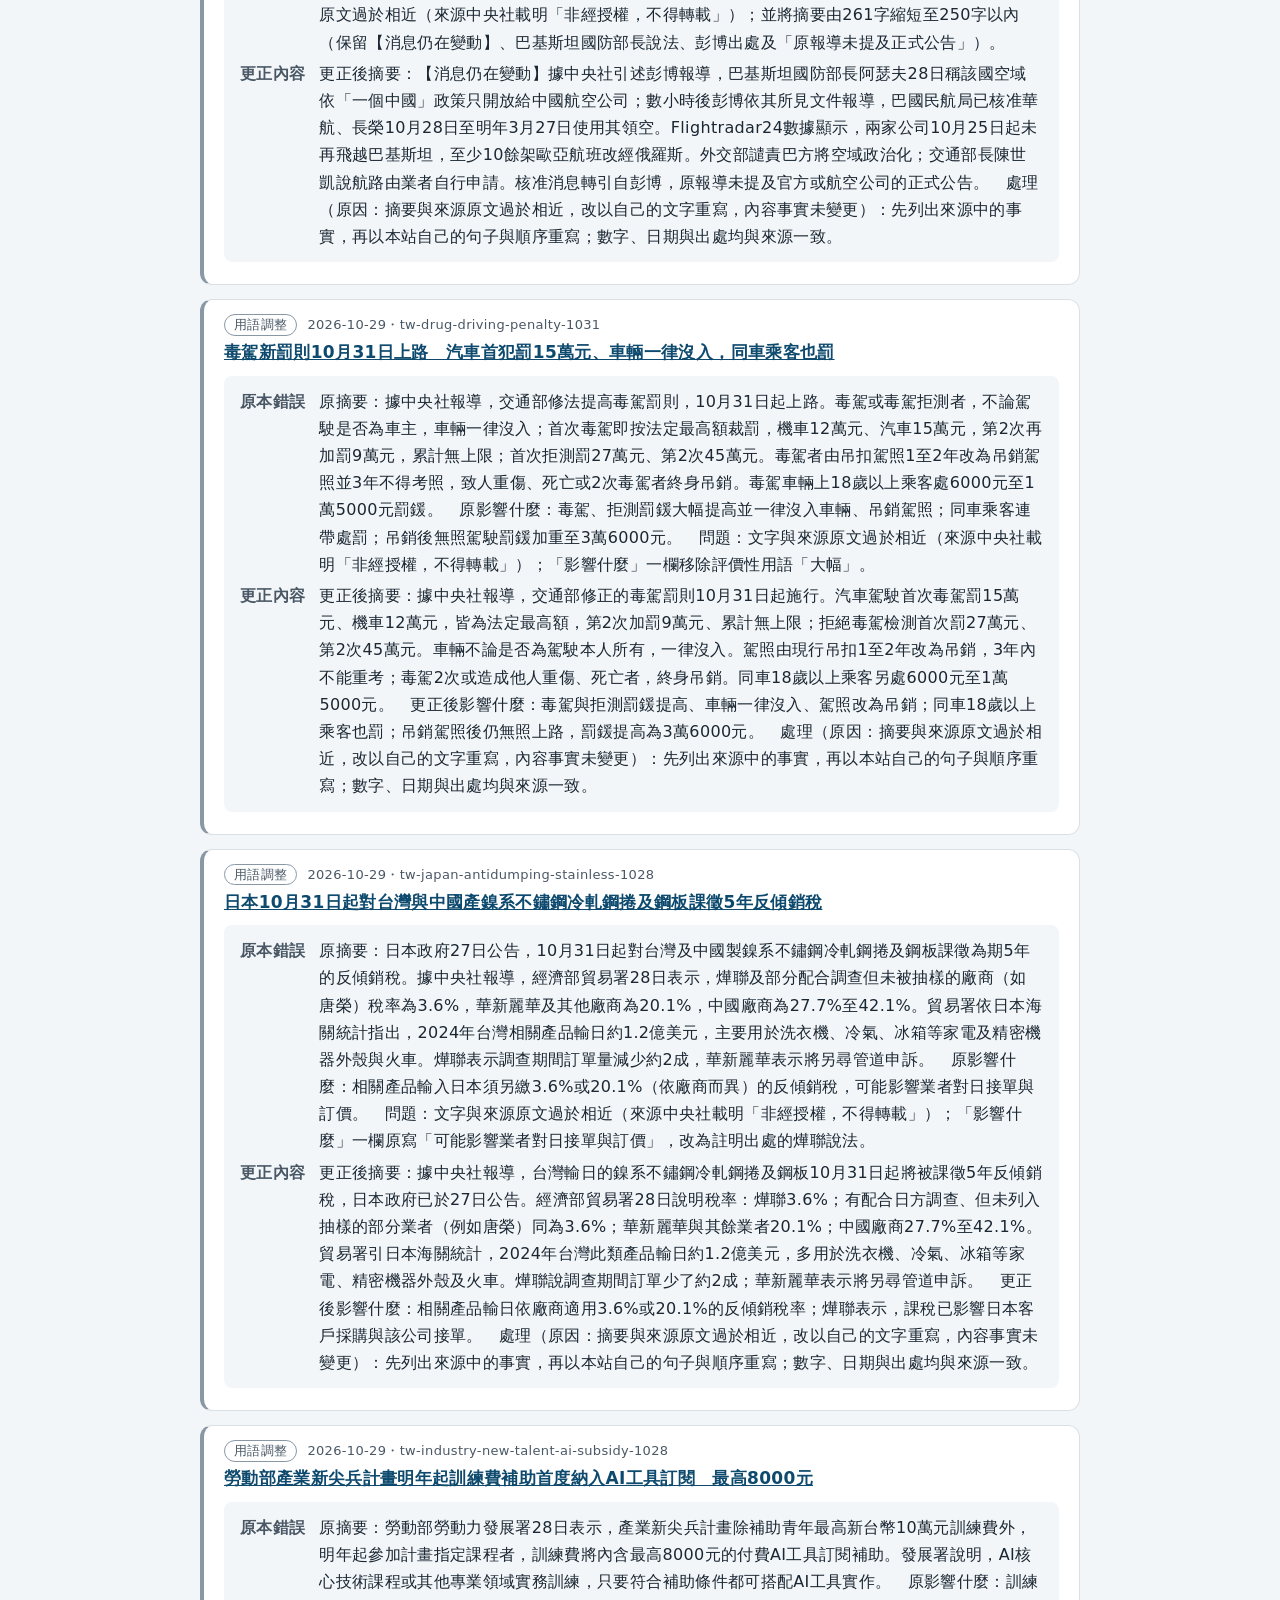
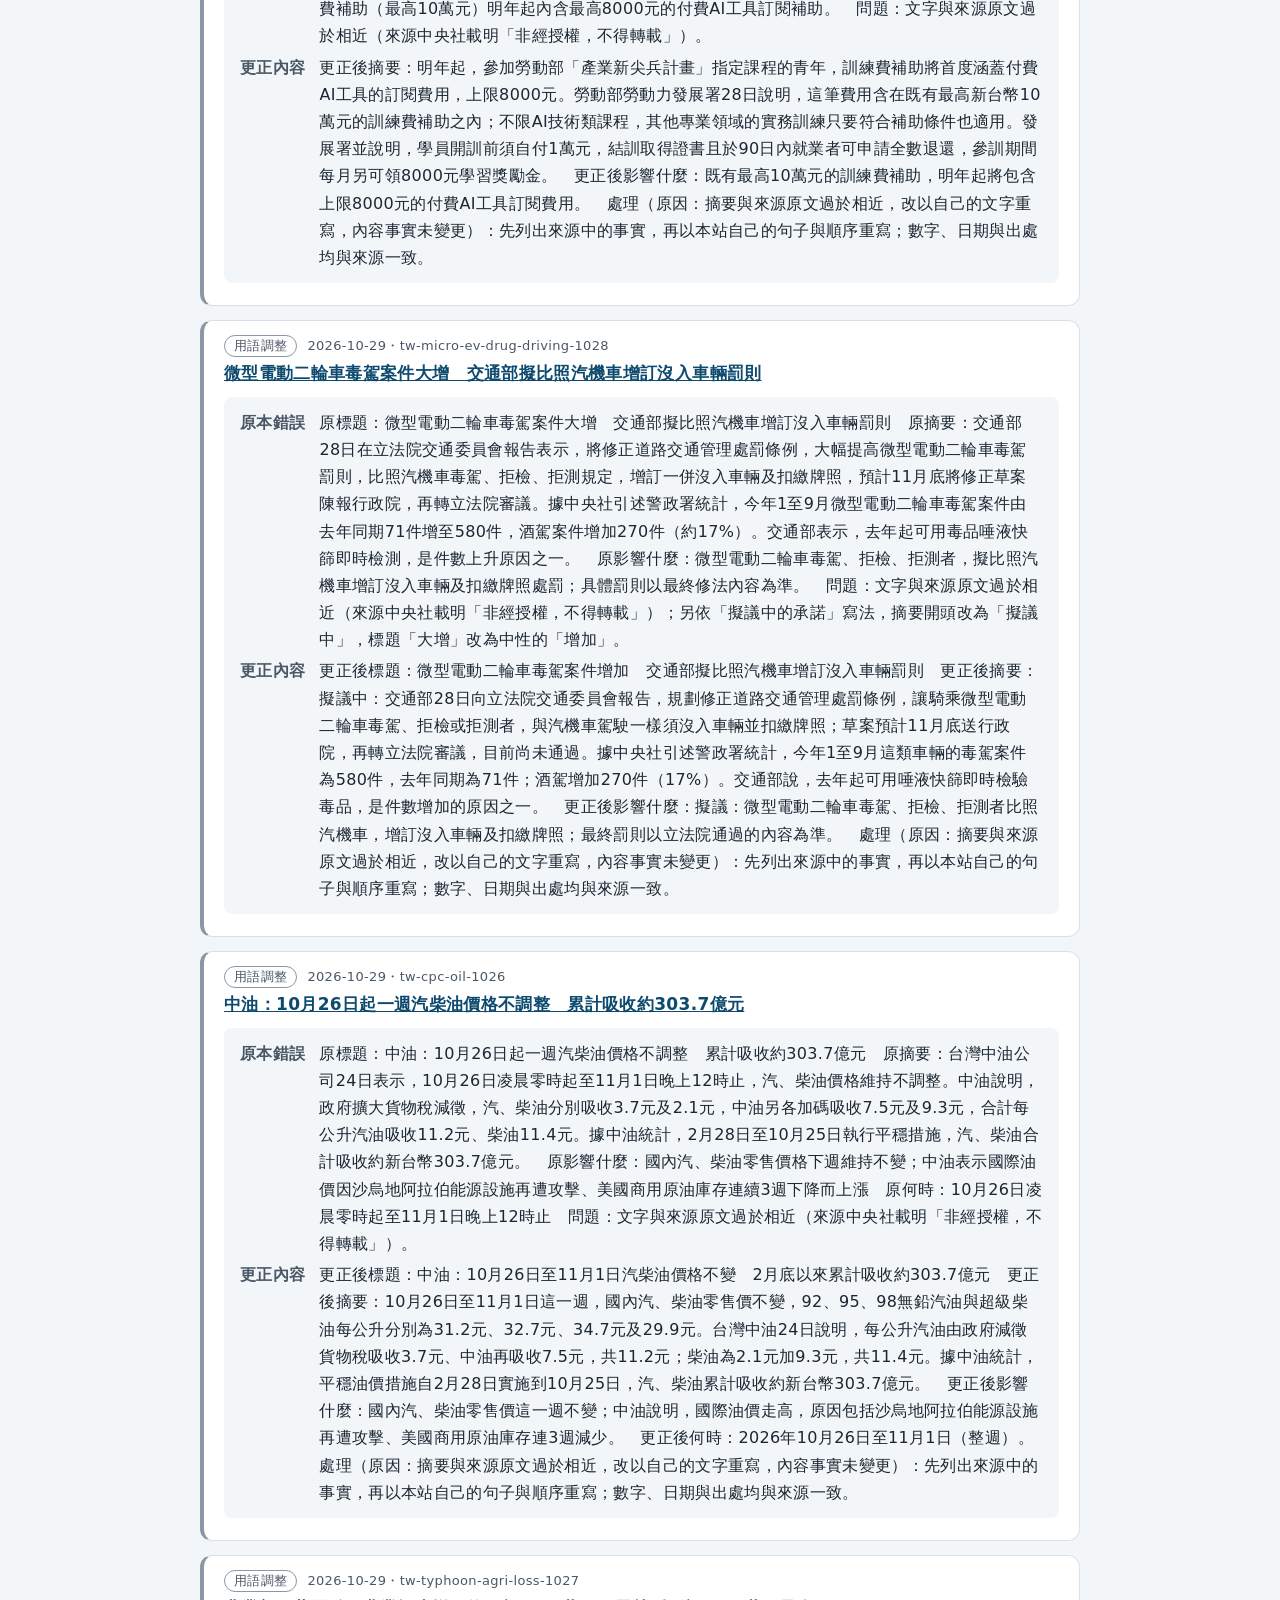
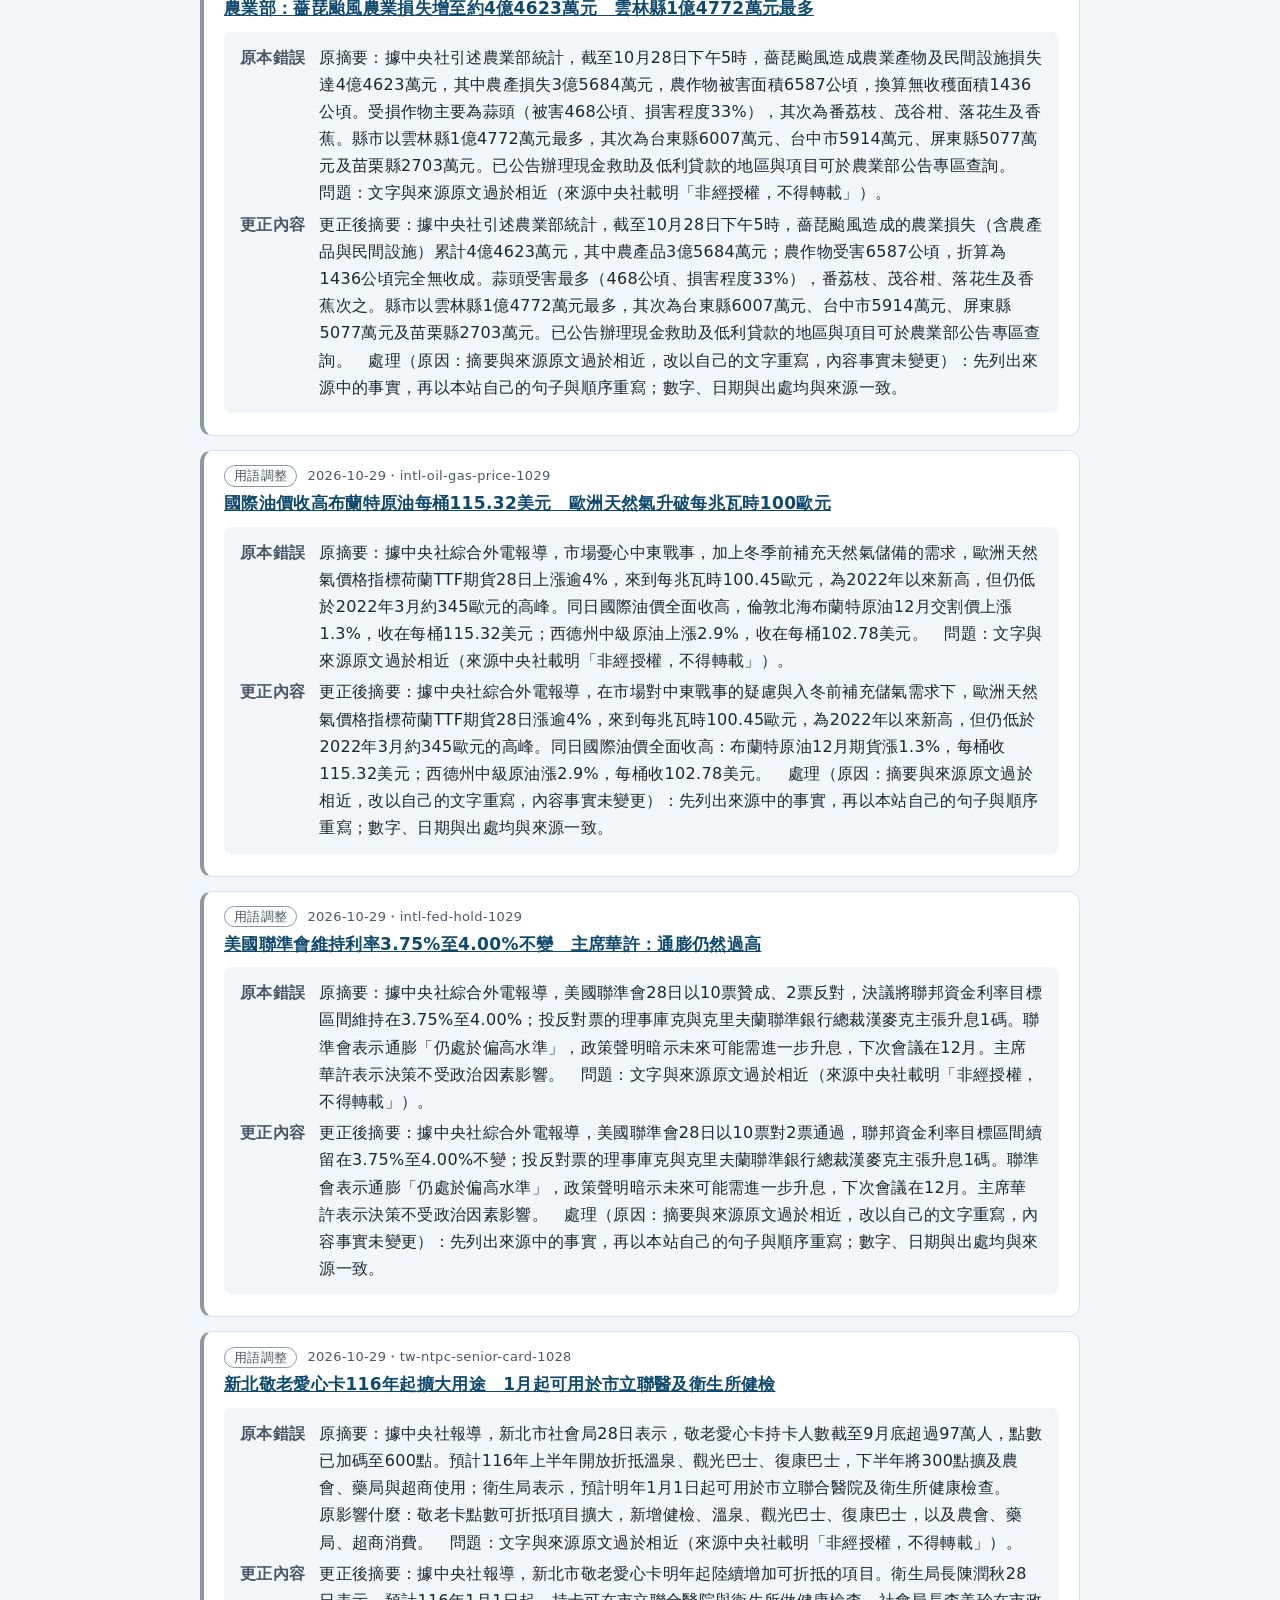
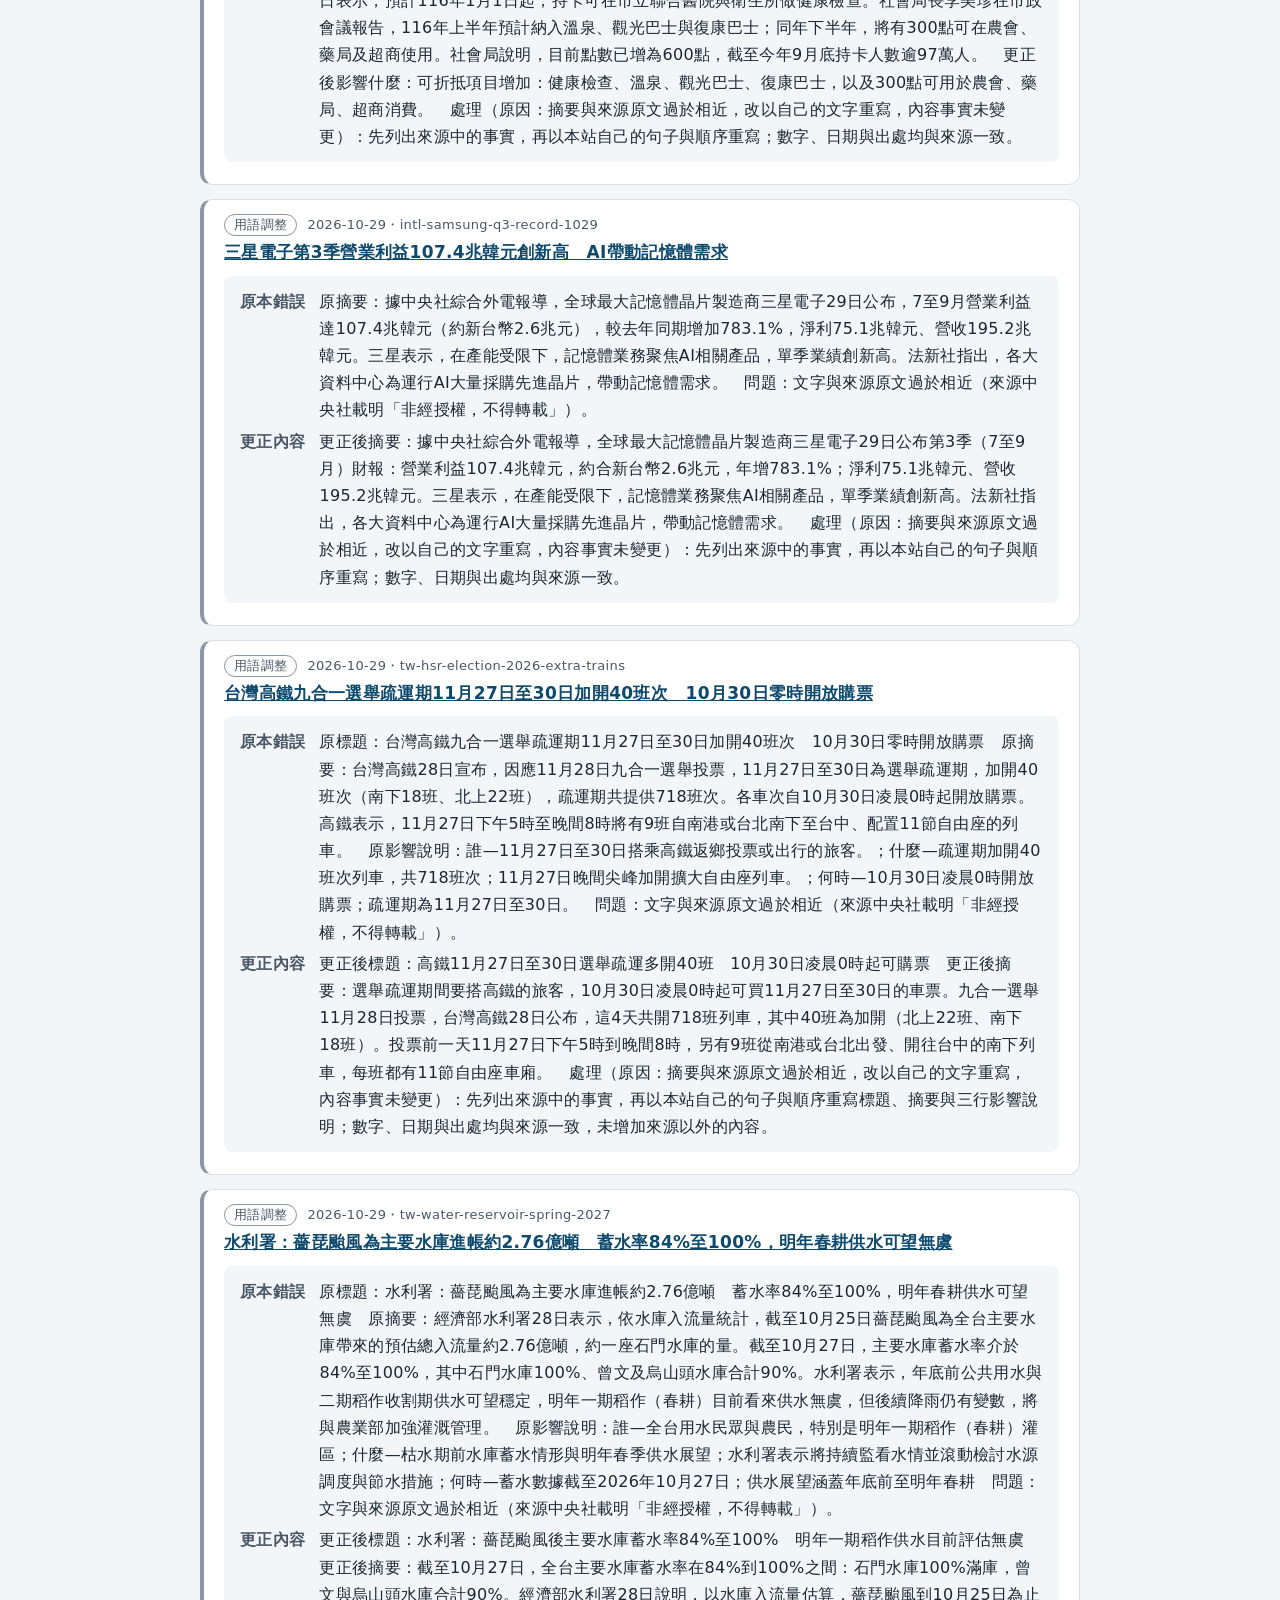
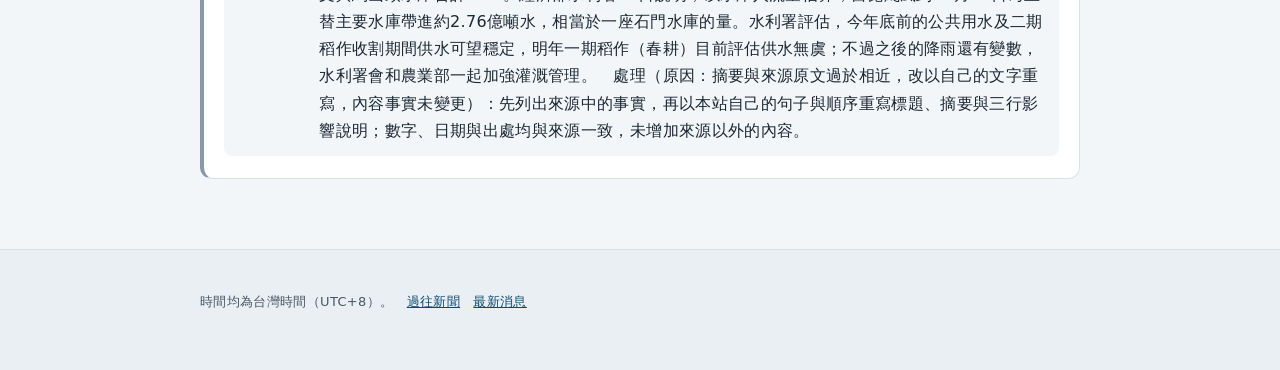
<file: corrections.html>
<!doctype html>
<html lang="zh-Hant-TW">
<head>
<meta charset="utf-8">
<meta name="viewport" content="width=device-width, initial-scale=1">
<title>更正紀錄　今日民生新聞</title>
<link rel="stylesheet" href="style.css">
</head>
<body>
<a class="skip-link" href="#main">跳到主要內容</a>
<header class="site-header">
  <div class="wrap banner">
    <div class="brand">
      <h1 class="logo"><a href="./" class="logo-link">今日民生新聞</a></h1>
      <p class="tagline">中立、清楚、與生活有關</p>
    </div>
    <div class="banner-meta">
      <p class="today-date" id="today-date"></p>
      <p class="meta-line" id="updated"></p>
    </div>
  </div>
</header>
<nav class="tabs-bar" aria-label="頁面">
  <div class="wrap tabs">
    <a class="tab-link" href="./">← 回到最新消息</a>
    <a class="tab-link" href="archive.html">過往新聞</a>
    <span class="tab-current" aria-current="page">更正紀錄</span>
  </div>
</nav>
<main class="wrap" id="main">
  <p class="archive-note">已刊登的事實若經查證有誤或有重大變動，一律在此公開記錄（日期、項目、原本錯在哪裡、更正內容），並於該則新聞標示「已更正」；不會在未告知的情況下默默修改。</p>
  <div id="corr-note"></div>
  <section class="corr-types" aria-labelledby="corr-types-h">
    <h2 id="corr-types-h">更正的兩種類型</h2>
    <p><span class="ctag fact">事實更正</span>事實、數字、日期、人名、因果、引述或連結有誤，內容因此改變。</p>
    <p><span class="ctag wording">用語調整</span>只改用語或語氣（例如移除推測性說法、補上出處），事實本身沒有改變。</p>
    <p>有疑義時一律列為「事實更正」；「用語調整」不會用來掩蓋事實錯誤。兩類都會公開記錄。</p>
  </section>
  <div id="corr-filter" class="corr-filter"></div>
  <div id="content"></div>
</main>
<footer class="site-footer">
  <div class="wrap"><p class="small">時間均為台灣時間（UTC+8）。　<a href="archive.html">過往新聞</a>　<a href="./">最新消息</a></p></div>
</footer>
<script src="common.js"></script>
<script src="corrections.js"></script>
</body>
</html>
</file>
<file: style.css>
/* 今日民生新聞 — design v2 (frontend only; no build step) */
:root{
  --brand:#0e4a6e;        /* calm deep blue-teal */
  --brand-dark:#0a3550;
  --brand-soft:#e6f0f5;
  --text:#1b2733;
  --sub:#4a5866;          /* 7.3:1 on white */
  --line:#d9e1e7;
  --bg:#f3f6f8;
  --card:#ffffff;
  --amber:#b45f06;        /* 快訊 accent bar (4.6:1 on white) */
  --amber-soft:#fff1d6;
  --amber-ink:#7a3e00;
  --live:#8a3a0e;         /* 進行中: deep orange-brown, not alarm red */
  --live-soft:#fff6ea;
  --mascot-gold:#d8a870;  /* 吉祥物小聞 accent, sampled from her hair; ONLY for the mascot block (+ at most one small button). Decorative, never used as text colour */
  --mascot-tint:#fbf4ea;
  --max:920px;
  --radius:12px;
  --shadow:0 1px 2px rgba(16,42,67,.06),0 2px 10px rgba(16,42,67,.06);
  --fs-xs:13px; --fs-sm:14px; --fs-base:16px; --fs-md:17px; --fs-lg:20px; --fs-xl:28px;
}
*{box-sizing:border-box}
html{-webkit-text-size-adjust:100%;scroll-behavior:auto}
body{margin:0;background:var(--bg);color:var(--text);
  font-family:"PingFang TC","Noto Sans TC","Noto Sans CJK TC","Microsoft JhengHei","Heiti TC",system-ui,-apple-system,"Segoe UI",sans-serif;
  font-size:var(--fs-md);line-height:1.7;letter-spacing:.02em;overflow-wrap:anywhere}
.wrap{max-width:var(--max);margin:0 auto;padding:0 20px}
a{color:var(--brand)}
a:focus-visible,button:focus-visible,summary:focus-visible{outline:3px solid #f2a33a;outline-offset:2px;border-radius:4px}
.skip-link{position:absolute;left:-999px;top:0;background:#fff;color:var(--brand);padding:8px 14px;z-index:20}
.skip-link:focus{left:8px;top:8px}

/* ---- banner ---- */
.site-header{background:linear-gradient(180deg,var(--brand) 0%,var(--brand-dark) 100%);color:#fff}
.banner{display:flex;justify-content:space-between;align-items:flex-end;gap:12px 24px;flex-wrap:wrap;padding-top:26px;padding-bottom:20px}
.logo{margin:0;font-size:var(--fs-xl);line-height:1.3;font-weight:700;letter-spacing:.12em}
.logo-link{color:inherit;text-decoration:none}
.tagline{margin:4px 0 0;color:#cfe3ef;font-size:var(--fs-sm);letter-spacing:.1em}
.banner-meta{text-align:right;font-size:var(--fs-sm);line-height:1.6;color:#e3eef5}
.banner-meta p{margin:0}
.today-date{font-weight:700;color:#fff}
.meta-line{color:#cfe3ef;font-size:var(--fs-xs)}
.tabs-bar{background:#fff;border-bottom:1px solid var(--line);position:sticky;top:0;z-index:5;box-shadow:0 1px 3px rgba(16,42,67,.05)}
.tabs{display:flex;gap:28px;align-items:flex-end}
.tabs button{appearance:none;border:0;background:none;padding:12px 2px 11px;font:inherit;font-size:var(--fs-md);
  color:var(--sub);cursor:pointer;border-bottom:3px solid transparent;margin-bottom:-1px;min-height:44px}
.tabs button:hover{color:var(--brand)}
.tabs button[aria-selected="true"]{color:var(--brand);font-weight:700;border-bottom-color:var(--brand)}
.tab-link{color:var(--sub);text-decoration:none;font-size:var(--fs-base);padding:12px 0 11px;min-height:44px}
.tab-link:hover{color:var(--brand);text-decoration:underline}
.tab-current{margin-left:auto;font-weight:700;color:var(--brand);padding:12px 2px 11px;border-bottom:3px solid var(--brand);margin-bottom:-1px}

main.wrap{padding-top:18px;padding-bottom:8px}
.cat-index{display:flex;flex-wrap:wrap;gap:6px 10px;font-size:var(--fs-sm);margin:0 0 4px}
.cat-index a{text-decoration:none;color:var(--brand);background:#fff;border:1px solid var(--line);border-radius:999px;padding:2px 14px;min-height:32px;display:inline-flex;align-items:center}
.cat-index a:hover{border-color:var(--brand)}
.empty{color:var(--sub);margin:40px 0}

/* ---- category chips: fixed slot per category, hash fallback for new ones; text label always present ---- */
.chip{display:inline-flex;align-items:center;gap:5px;font-size:var(--fs-xs);line-height:1.5;padding:1px 10px;border-radius:999px;
  white-space:nowrap;font-weight:500;border:1px solid transparent;letter-spacing:.03em}
.chip::before{content:"";width:.6em;height:.6em;background:currentColor;flex:none;opacity:.9}   /* shape marker: extra cue besides colour */
.c0{color:#0b3d7a;background:#e3eefb;border-color:#b9d1f0}.c0::before{border-radius:50%}
.c1{color:#0a5a50;background:#cdebe4;border-color:#9ed3c8}.c1::before{border-radius:1px}
.c2{color:#6b3a12;background:#f3e4d2;border-color:#e0c3a0}.c2::before{clip-path:polygon(50% 0,100% 100%,0 100%)}
.c3{color:#5b2a86;background:#ece3f7;border-color:#cdb8e6}.c3::before{clip-path:polygon(50% 0,100% 50%,50% 100%,0 50%)}
.c4{color:#8a1f4a;background:#fbe1ea;border-color:#efb6c9}.c4::before{clip-path:polygon(35% 0,65% 0,65% 35%,100% 35%,100% 65%,65% 65%,65% 100%,35% 100%,35% 65%,0 65%,0 35%,35% 35%)}
.c5{color:#2f5d0f;background:#dcecc8;border-color:#b5d490}.c5::before{clip-path:polygon(0 0,100% 0,50% 100%)}

/* ---- section headings ---- */
.day-sec{margin:28px 0 0}
.day-sec h2{font-size:var(--fs-lg);line-height:1.4;font-weight:700;color:var(--brand-dark);margin:0 0 12px;display:flex;flex-wrap:wrap;align-items:baseline;gap:2px 10px}
.day-sec h2::before{content:"";width:5px;height:1em;background:var(--brand);border-radius:2px;align-self:center}
.day-sec h2 .count{font-weight:400;font-size:var(--fs-sm);color:var(--sub);background:#fff;border:1px solid var(--line);border-radius:999px;padding:0 10px}
.day-sec h2 .note{font-weight:400;color:var(--sub);font-size:var(--fs-xs);letter-spacing:.02em}
.day-empty{margin:12px 0 0;font-size:var(--fs-base);color:var(--sub);background:#fff;border:1px dashed var(--line);border-radius:var(--radius);padding:16px 18px}

/* ---- 本週有效 (compact) ---- */
.valid-now{margin:0;padding:10px 18px 8px;background:var(--brand-soft);border:1px solid #c5dbe7;border-radius:var(--radius)}
.valid-now h2{font-size:var(--fs-base);font-weight:700;color:var(--brand-dark);margin:0 0 4px;display:flex;flex-wrap:wrap;gap:0 12px;align-items:baseline}
.valid-now h2 .note{font-weight:400;color:var(--sub);font-size:var(--fs-xs)}
.valid-now ul{list-style:none;margin:0;padding:0}
.valid-now li{display:grid;grid-template-columns:1fr auto;gap:0 12px;padding:7px 0;border-top:1px solid #c5dbe7;align-items:baseline}
.valid-now li:first-child{border-top:0}
.vn-title{font-weight:700;font-size:var(--fs-base);line-height:1.5;color:var(--text);text-decoration:none}
.vn-title:hover{color:var(--brand);text-decoration:underline}
.vn-until{font-size:var(--fs-xs);color:var(--brand-dark);background:#fff;border:1px solid var(--brand);padding:0 9px;border-radius:999px;white-space:nowrap;line-height:1.6}
.vn-sum{grid-column:1 / -1;font-size:var(--fs-sm);line-height:1.6;color:var(--sub);display:-webkit-box;-webkit-line-clamp:1;-webkit-box-orient:vertical;overflow:hidden}
.vn-empty{margin:2px 0 4px;font-size:var(--fs-sm);color:var(--sub)}

/* ---- 分類篩選 pills ---- */
.filter-bar{display:flex;flex-wrap:wrap;gap:8px;margin:18px 0 0}
.filter-btn{appearance:none;font:inherit;font-size:var(--fs-sm);line-height:1.4;cursor:pointer;min-height:38px;padding:4px 14px;
  border:1px solid var(--line);border-radius:999px;background:#fff;color:var(--text);display:inline-flex;align-items:center;gap:6px;white-space:nowrap}
.filter-btn .n{font-size:var(--fs-xs);color:var(--sub)}
.filter-btn:hover{border-color:var(--brand);color:var(--brand)}
.filter-btn[aria-pressed="true"]{background:var(--brand);border-color:var(--brand);color:#fff;font-weight:700}
.filter-btn[aria-pressed="true"] .n{color:#fff;opacity:.9}
.filter-status{margin:6px 0 0;font-size:var(--fs-xs);color:var(--sub);min-height:1.5em}
.filter-bar + .filter-status + .day-sec{margin-top:12px}

/* ---- news cards ---- */
.card{position:relative;background:var(--card);border:1px solid var(--line);border-radius:var(--radius);box-shadow:var(--shadow);
  padding:16px 20px 12px;margin:0 0 14px;scroll-margin-top:68px}
.card.breaking{border-left:6px solid var(--amber);padding-left:16px}
.card.live{border-left:6px solid var(--live);background:var(--live-soft);padding-left:16px}
.badges{display:flex;flex-wrap:wrap;align-items:center;gap:6px 8px;margin-bottom:6px}
.badge{display:inline-flex;align-items:center;white-space:nowrap;font-size:var(--fs-xs);line-height:1.5;padding:1px 10px;border-radius:4px;
  border:1px solid var(--line);color:var(--sub);background:#fff}
.badge.full{background:#eef2f5;color:var(--sub)}
.badge.prelim{background:var(--amber-soft);border-color:#e6b768;color:var(--amber-ink);font-weight:700}
.badge.live{background:var(--live);border-color:var(--live);color:#fff;font-weight:700}
.badge.live::before{content:"";width:.55em;height:.55em;border-radius:50%;background:#fff;margin-right:6px}
.badge.await{background:#fff;border-color:#e6b768;color:var(--amber-ink);font-weight:700}
.badge.valid{background:var(--brand-soft);border-color:var(--brand);color:var(--brand-dark);font-weight:700}
.card h3{font-size:var(--fs-lg);line-height:1.5;margin:0 0 8px;font-weight:700;color:var(--text)}
.card p.summary{margin:0 0 10px;font-size:var(--fs-base);line-height:1.75;color:#26323e}
.card p.summary.lines{white-space:pre-line}
.card .rest{padding-top:2px}
.corrected-note{margin:0 0 10px;padding:8px 12px;border-left:4px solid var(--amber);background:var(--amber-soft);border-radius:0 6px 6px 0;font-size:var(--fs-sm);line-height:1.6;color:#3d2a00}
.corrected-note a{color:var(--amber-ink)}
.corrected-note.wording{border-left-color:#8a98a6;background:var(--bg);color:var(--text)}
.corrected-note.wording a{color:var(--brand)}
/* 更正類型標籤：事實更正＝實心琥珀色（醒目）；用語調整＝灰色細框（低調）。文字標籤一律存在，不只靠顏色 */
.ctag{display:inline-block;font-size:var(--fs-xs);line-height:1.5;padding:0 9px;border-radius:999px;margin-left:6px;vertical-align:baseline;white-space:nowrap}
.ctag.fact{background:var(--amber);border:1px solid var(--amber);color:#fff;font-weight:700}
.ctag.wording{background:#fff;border:1px solid #8a98a6;color:var(--sub);font-weight:400}
.card-meta{display:flex;flex-wrap:wrap;gap:2px 16px;font-size:var(--fs-xs);color:var(--sub);line-height:1.6;margin-bottom:6px}
.src-line{display:inline-flex;flex-wrap:wrap;gap:0 10px}
.src-label::after{content:"：";}
.src-line .n{font-size:11px;margin-left:2px;color:var(--sub)}
.src-more{color:var(--sub)}
.src-item{display:inline-flex;flex-wrap:wrap;align-items:baseline;gap:0 5px}
/* 資金來源標示: small neutral grey tag, no colour judgement (all labels look alike on purpose) */
.fund{display:inline-block;font-size:11px;line-height:1.5;font-weight:400;color:var(--sub);background:#f1f4f6;border:1px solid var(--line);border-radius:4px;padding:0 5px;margin-left:5px;white-space:nowrap;vertical-align:baseline;cursor:help}
.src-item .fund{margin-left:0}
.fund-list{list-style:none;margin:6px 0;padding:0}
.fund-list li{margin:6px 0;font-size:var(--fs-sm);line-height:1.6}
.fund-list .fund{margin:0 8px 0 0}
.src-line a{color:var(--brand);text-decoration:underline;text-underline-offset:2px}
.card-toggle{appearance:none;font:inherit;font-size:var(--fs-sm);cursor:pointer;display:inline-flex;align-items:center;gap:8px;
  min-height:44px;padding:4px 14px 4px 0;margin:0;border:0;background:none;color:var(--brand);font-weight:700}
.card-toggle:hover .lbl{text-decoration:underline}
.card-toggle .ico{width:.55em;height:.55em;border-right:2px solid currentColor;border-bottom:2px solid currentColor;transform:rotate(45deg) translateY(-2px);transition:transform .15s}
.card-toggle[aria-expanded="true"] .ico{transform:rotate(-135deg) translateY(-1px)}
.card-body{border-top:1px solid var(--line);padding-top:12px;margin:2px 0 4px}
.card-body[hidden]{display:none}
.card.expanded{box-shadow:0 2px 14px rgba(16,42,67,.12)}
.card-body > *:last-child{margin-bottom:6px}

/* featured (first item of 今日新聞) */
.card.featured{padding:22px 26px 14px;box-shadow:0 2px 6px rgba(16,42,67,.08),0 6px 22px rgba(16,42,67,.08)}
.card.featured.breaking,.card.featured.live{padding-left:22px}
.card.featured h3{font-size:var(--fs-xl);line-height:1.45;margin-bottom:12px}
.card.featured p.summary.teaser{font-size:var(--fs-md);line-height:1.8}
.card.featured:not(.breaking):not(.live){border-top:4px solid var(--brand);border-color:#bcd1de;border-top-color:var(--brand)}

/* key facts / impact / sections / sources inside the expanded body */
dl.facts{margin:0 0 14px;padding:12px 16px;background:var(--bg);border-radius:8px;font-size:var(--fs-base);line-height:1.7;display:grid;grid-template-columns:auto 1fr;gap:4px 14px}
dl.facts dt{color:var(--sub);white-space:nowrap;font-weight:700}
dl.facts dd{margin:0}
.tw-impact{font-size:var(--fs-base);margin:0 0 14px;padding-left:12px;border-left:3px solid var(--brand)}
.tw-impact strong{display:block;font-size:var(--fs-xs);color:var(--brand)}
.related{font-size:var(--fs-base);margin:0 0 14px;padding-left:12px;border-left:3px solid var(--line)}
.related strong{display:block;font-size:var(--fs-xs);color:var(--sub)}
.related ul{list-style:none;margin:2px 0 0;padding:0}
.related li{margin:4px 0;overflow-wrap:anywhere}
.related li::before{content:"↪ ";color:var(--sub)}
.rel-tag{display:inline-block;margin-left:6px;padding:0 6px;font-size:var(--fs-xs);color:var(--sub);border:1px solid var(--line);border-radius:10px;white-space:nowrap}
details.arch-item.target{outline:3px solid var(--brand);outline-offset:2px}
.sources{font-size:var(--fs-sm);color:var(--sub)}
.sources ul{list-style:none;margin:2px 0 0;padding:0}
.sources li{margin:2px 0}
.sources li::before{content:"→ ";color:var(--sub)}
.sections{margin:4px 0 14px;border-top:1px solid var(--line)}
.sec-tools{text-align:right;margin:2px 0 0}
.sec-toggle{appearance:none;border:0;background:none;color:var(--brand);font:inherit;font-size:var(--fs-sm);cursor:pointer;padding:6px 0;min-height:36px}
details.sec{border-bottom:1px solid var(--line)}
details.sec>summary{list-style:none;cursor:pointer;display:flex;align-items:center;gap:10px;padding:10px 2px;font-weight:700;font-size:var(--fs-base);min-height:44px}
details.sec>summary::-webkit-details-marker{display:none}
details.sec>summary::before{content:"＋";color:var(--brand);font-weight:400;width:1.2em;flex:none}
details.sec[open]>summary::before{content:"－"}
.sec-count{margin-left:auto;font-weight:400;font-size:var(--fs-xs);color:var(--sub)}
ul.bullets{margin:0 0 12px;padding:0 0 0 1.2em;font-size:var(--fs-base);line-height:1.75}
ul.bullets li{margin:0 0 8px}
.refs{display:inline-flex;flex-wrap:wrap;gap:0 8px;margin-left:6px;font-size:var(--fs-xs);vertical-align:baseline}
.refs a{color:var(--sub);text-decoration:underline;white-space:nowrap}
.refs a::before{content:"出處："}
.refs a:nth-child(n+2)::before{content:""}
details.all-sources{margin-top:6px}
details.all-sources>summary{cursor:pointer;color:var(--sub);padding:6px 0;min-height:36px;font-size:var(--fs-sm)}

/* ---- archive / corrections ---- */
.archive-note{color:var(--sub);font-size:var(--fs-sm);margin:0 0 16px;background:#fff;border:1px solid var(--line);border-radius:var(--radius);padding:12px 16px}
.cat{margin:28px 0 0}
.cat h2{font-size:var(--fs-base);font-weight:700;color:var(--brand-dark);margin:0 0 10px;display:flex;align-items:center;gap:10px}
.cat h2::before{content:"";width:5px;height:1em;background:var(--brand);border-radius:2px}
details.arch-item{background:#fff;border:1px solid var(--line);border-radius:var(--radius);box-shadow:var(--shadow);margin:0 0 10px;padding:0 18px}
details.arch-item>summary{cursor:pointer;list-style:none;padding:14px 0;min-height:44px}
details.arch-item>summary::-webkit-details-marker{display:none}
.arch-title{display:block;font-weight:700;line-height:1.5}
.arch-meta{display:flex;flex-wrap:wrap;align-items:center;gap:4px 10px;font-size:var(--fs-xs);color:var(--sub);margin-top:4px}
details.arch-item[open]>summary .arch-title{color:var(--brand)}
details.arch-item .item{padding:0 0 10px;border:0;background:none;box-shadow:none;margin:0}
details.arch-item .item h3{display:none}
details.arch-item .item p.summary{font-size:var(--fs-base)}
.item.correction{background:#fff;border:1px solid var(--line);border-left:6px solid var(--amber);border-radius:var(--radius);box-shadow:var(--shadow);padding:14px 20px 8px;margin:0 0 14px}
.item.correction h3{font-size:var(--fs-md);line-height:1.5;margin:4px 0 10px}
.item.correction .arch-meta{margin:0}
.item.correction dl.facts dt{align-self:start}
.item.correction.wording{border-left:4px solid #8a98a6;box-shadow:none}
.item.correction .ctag{margin-left:0}
.corr-types{margin:0 0 14px;padding:12px 16px;background:#fff;border:1px solid var(--line);border-radius:var(--radius);font-size:var(--fs-sm);line-height:1.7;color:var(--sub)}
.corr-types h2{font-size:var(--fs-base);margin:0 0 6px;color:var(--text)}
.corr-types p{margin:0 0 4px}
.corr-types p:last-child{margin:0}
.corr-types .ctag{margin:0 8px 0 0}
.filter-btn.fact{border-color:var(--amber);color:var(--amber-ink);font-weight:700}
.filter-btn.fact .n{color:var(--amber-ink)}
.filter-btn.fact:hover{border-color:var(--amber-ink);color:var(--amber-ink)}
.filter-btn.fact[aria-pressed="true"]{background:var(--amber);border-color:var(--amber);color:#fff}
.filter-btn.fact[aria-pressed="true"] .n{color:#fff}
.corr-filter{margin:0 0 6px}

/* ---- footer ---- */
.site-footer{margin-top:48px;border-top:1px solid var(--line);background:#e9eff3;padding:28px 0 44px;font-size:var(--fs-sm);color:#2b3845}
.site-footer h2{font-size:var(--fs-base);margin:0 0 8px;color:var(--brand-dark)}
.site-footer h2:not(:first-child){margin-top:22px}
.site-footer ul{margin:0;padding-left:1.2em}
.site-footer .small{color:var(--sub);font-size:var(--fs-xs)}
.site-footer a{color:var(--brand)}

/* ---- 吉祥物「小聞」(small & secondary) ---- */
.brand{display:flex;align-items:center;gap:12px}
.banner-side{display:flex;align-items:center;gap:14px}
.mascot-head{flex:none;display:block;width:135px;height:170px;align-self:flex-end;margin:-16px 0 -20px}
.mascot-head img{display:block;width:135px;height:170px}
body[data-mascot="pending"] .mascot-head,body[data-mascot="alert"] .mascot-head{display:none}
.mascot-about{display:flex;align-items:center;gap:14px;margin:22px 0 14px;padding:12px 16px;background:var(--mascot-tint);border:1px solid #ecd9bd;border-left:4px solid var(--mascot-gold);border-radius:var(--radius)}
.mascot-pic{flex:none;display:block;width:64px;height:64px;border-radius:50%;background:#fff;box-shadow:0 0 0 2px var(--mascot-gold);overflow:hidden}
.mascot-pic img{display:block;width:64px;height:64px}
.mascot-text p{margin:0}
.site-footer .mascot-about h2{margin:0 0 2px;font-size:var(--fs-base);color:var(--brand-dark)}
.site-footer .mascot-about .small{margin-top:2px}

/* ---- mobile (single column) ---- */
@media (max-width:640px){
  .wrap{padding:0 14px}
  body{font-size:var(--fs-base)}
  .banner{padding-top:18px;padding-bottom:14px;align-items:flex-start;flex-direction:column;gap:8px}
  .banner-meta{text-align:left}
  .logo{font-size:24px}
  .brand{gap:10px}
  .mascot-head,.mascot-head img{width:111px;height:140px}
  .mascot-head{margin-bottom:-14px}
  .banner-side{gap:10px;width:100%;justify-content:space-between}
  .mascot-about{padding:10px 12px;gap:12px}
  .mascot-pic,.mascot-pic img{width:56px;height:56px}
  .tabs{gap:24px}
  .day-sec h2 .note{display:none}
  .card{padding:14px 14px 8px;border-radius:10px}
  .card.breaking,.card.live{padding-left:12px;border-left-width:5px}
  .card h3{font-size:18px}
  .card p.summary{font-size:15px}
  .card.featured{padding:16px 16px 8px}
  .card.featured.breaking,.card.featured.live{padding-left:13px}
  .card.featured h3{font-size:22px}
  .card.featured p.summary.teaser{font-size:16px}
  dl.facts{grid-template-columns:1fr;gap:0}
  dl.facts dd{margin-bottom:6px}
  .refs{display:flex;margin:2px 0 0}
  ul.bullets{padding-left:1.1em}
  .valid-now{padding:8px 12px 6px}
  .valid-now h2 .note{display:none}
  .filter-btn{padding:4px 12px}
  .tab-link{font-size:var(--fs-sm)}
  .tabs a.tab-link:nth-child(2){margin-left:0}
  details.arch-item{padding:0 12px}
  .item.correction{padding:12px 14px 6px}
}
.mascot-head{cursor:pointer}

/* 吉祥物大圖：寬螢幕放在內容右側空白（不跟著捲動），窄螢幕隱藏、改用標題列裡的 .mascot-head */
.mascot-side{display:none}
@media (min-width:1280px){
  main.wrap{position:relative}
  .mascot-side{display:block;position:absolute;z-index:1;top:14px;left:calc(100% - 4px);width:min(calc((100vw - var(--max))/2 - 12px),250px);cursor:pointer}
  .mascot-side img{display:block;width:100%;height:auto}
  .mascot-head{display:none}
}
body[data-mascot="pending"] .mascot-side,body[data-mascot="alert"] .mascot-side{display:none}
.await-note{margin:0 0 10px;padding:8px 12px;border-left:4px solid #e6b768;background:#fff;border-radius:0 6px 6px 0;font-size:var(--fs-sm);line-height:1.6;color:var(--amber-ink)}

.schedule-note a{color:#fff;text-decoration:underline}
</file>
